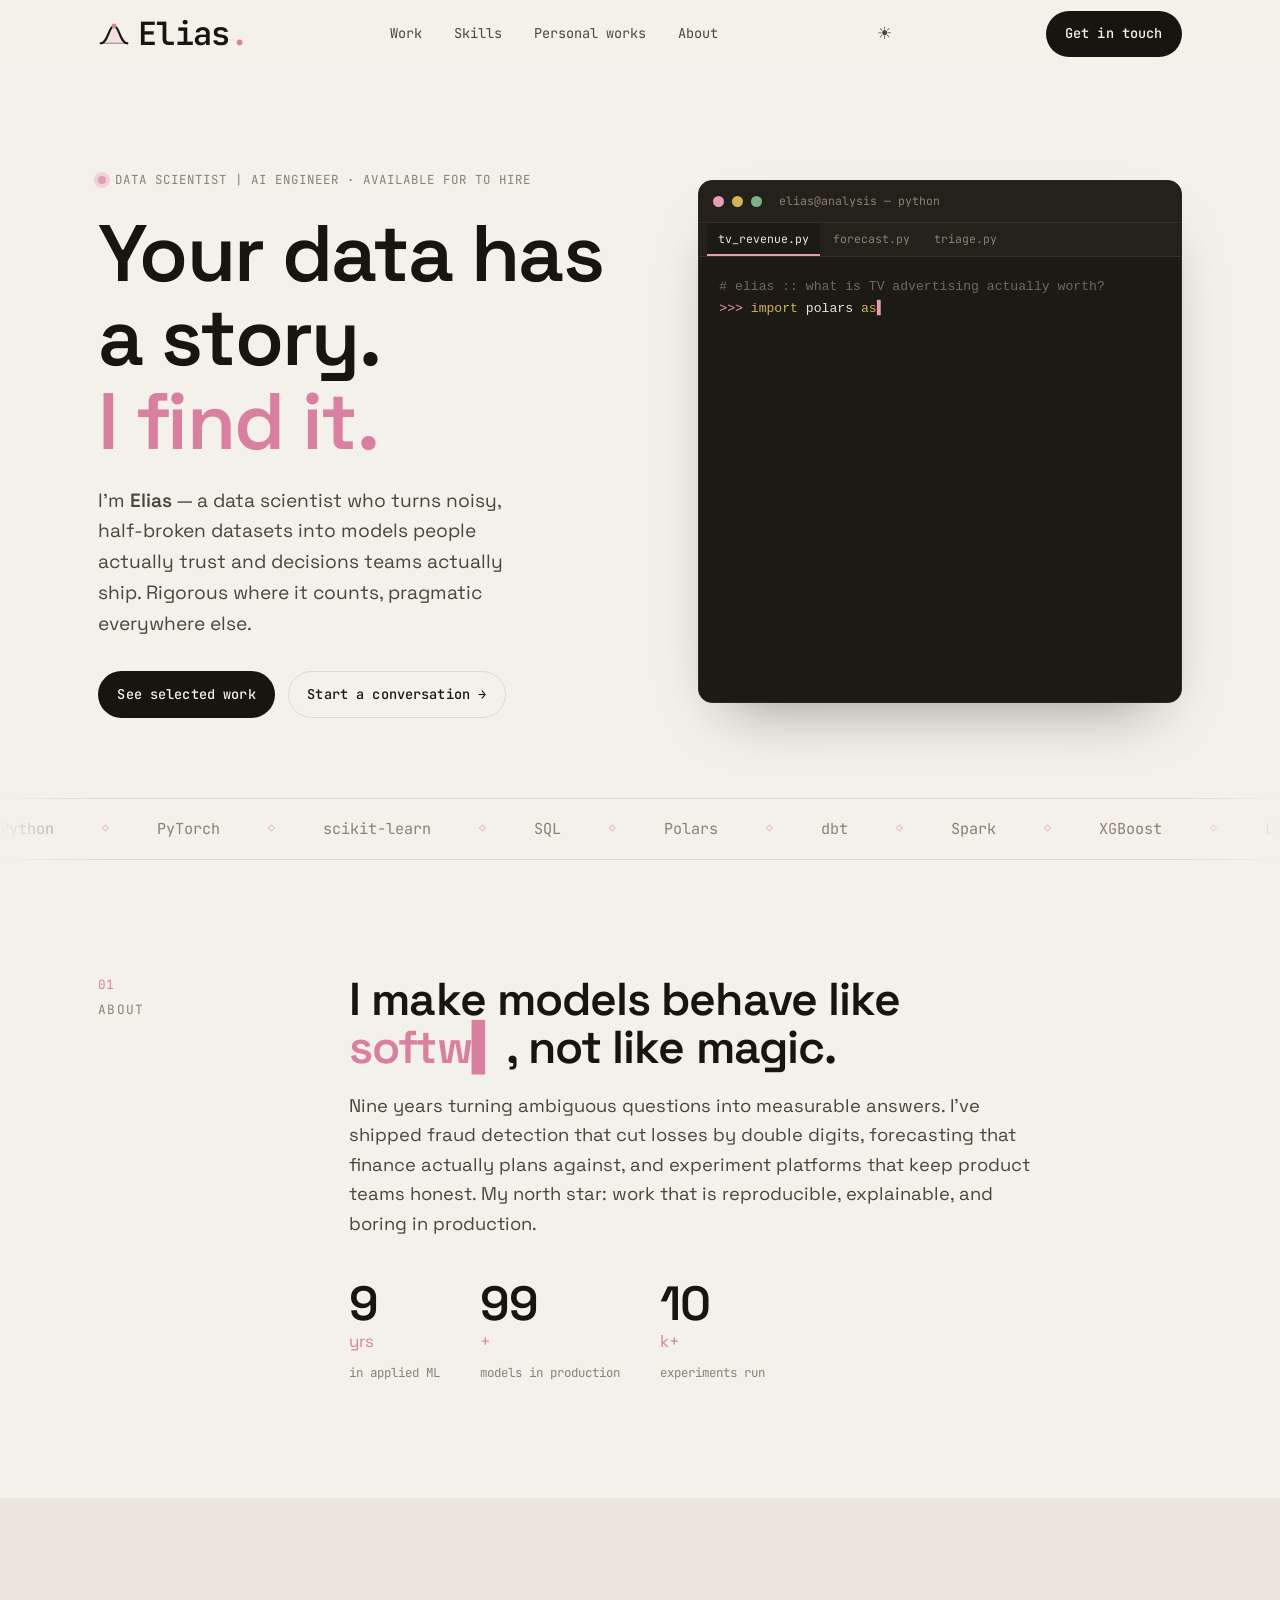
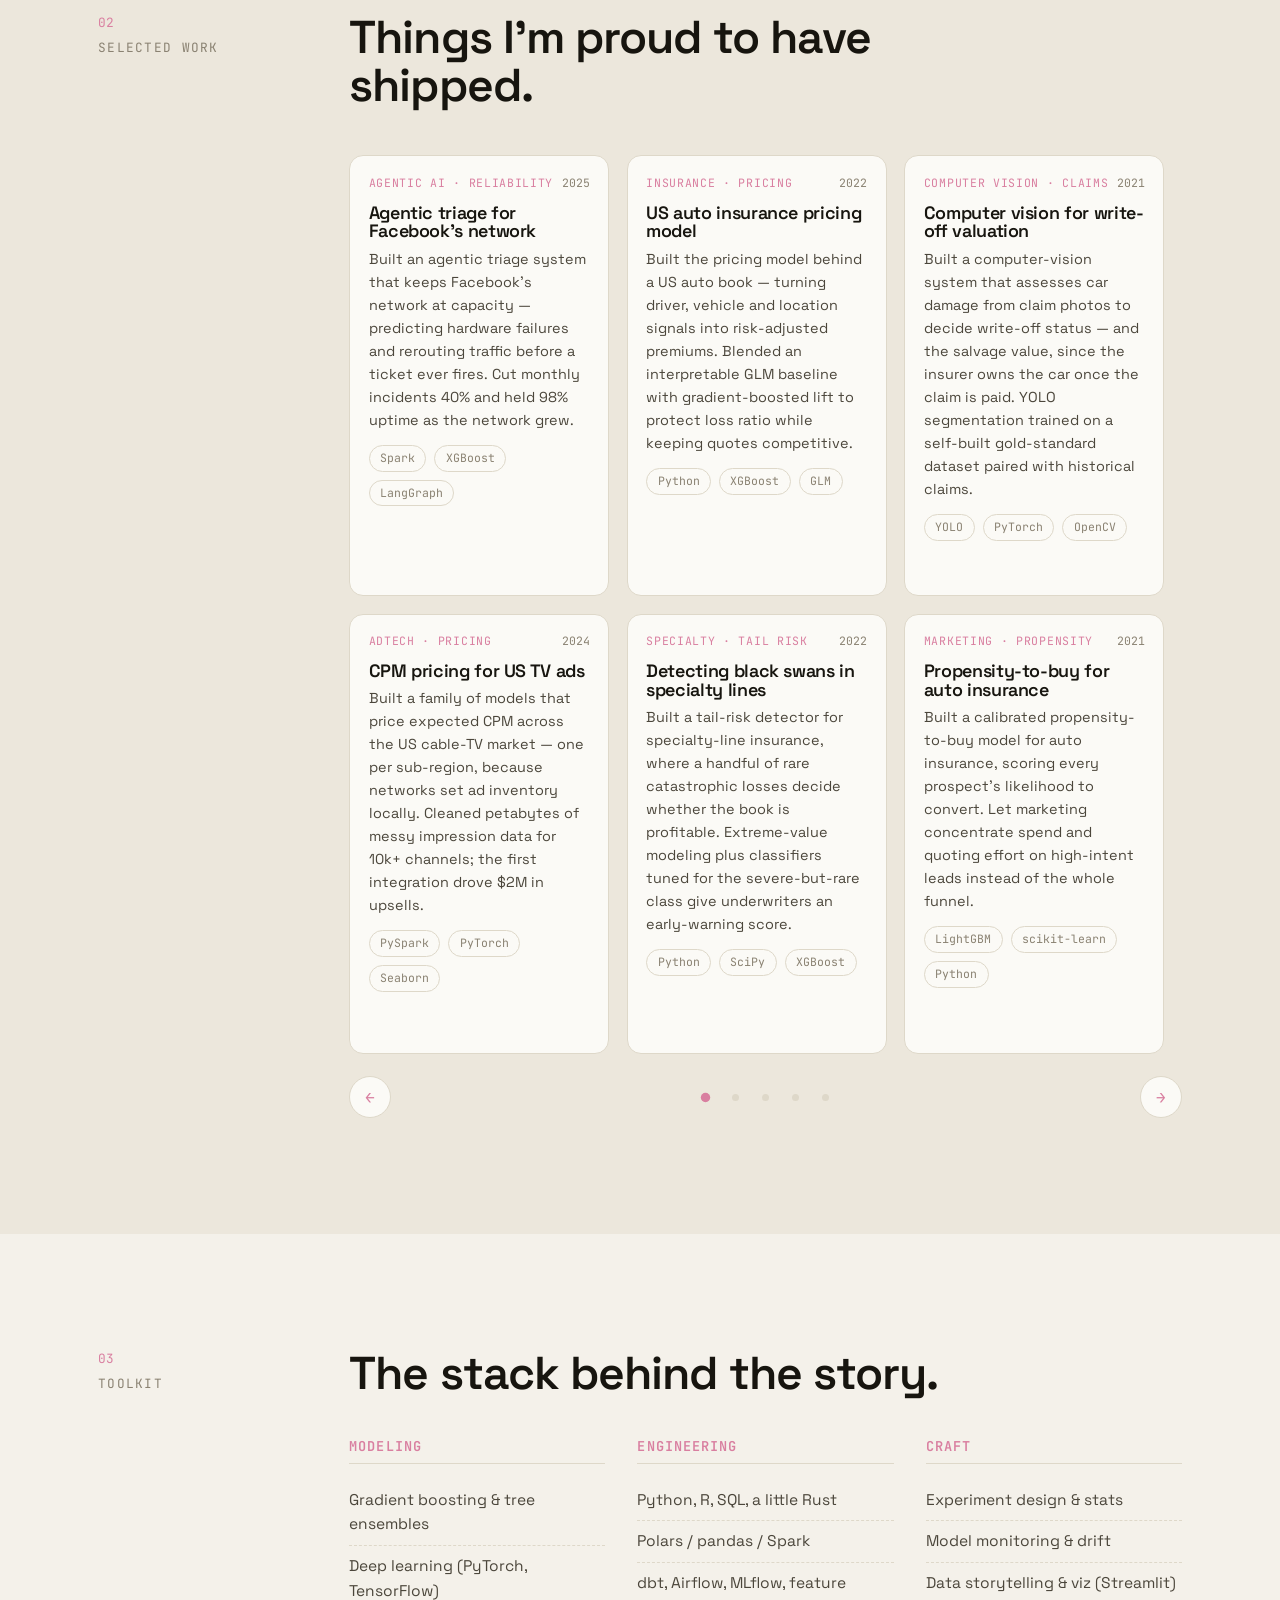
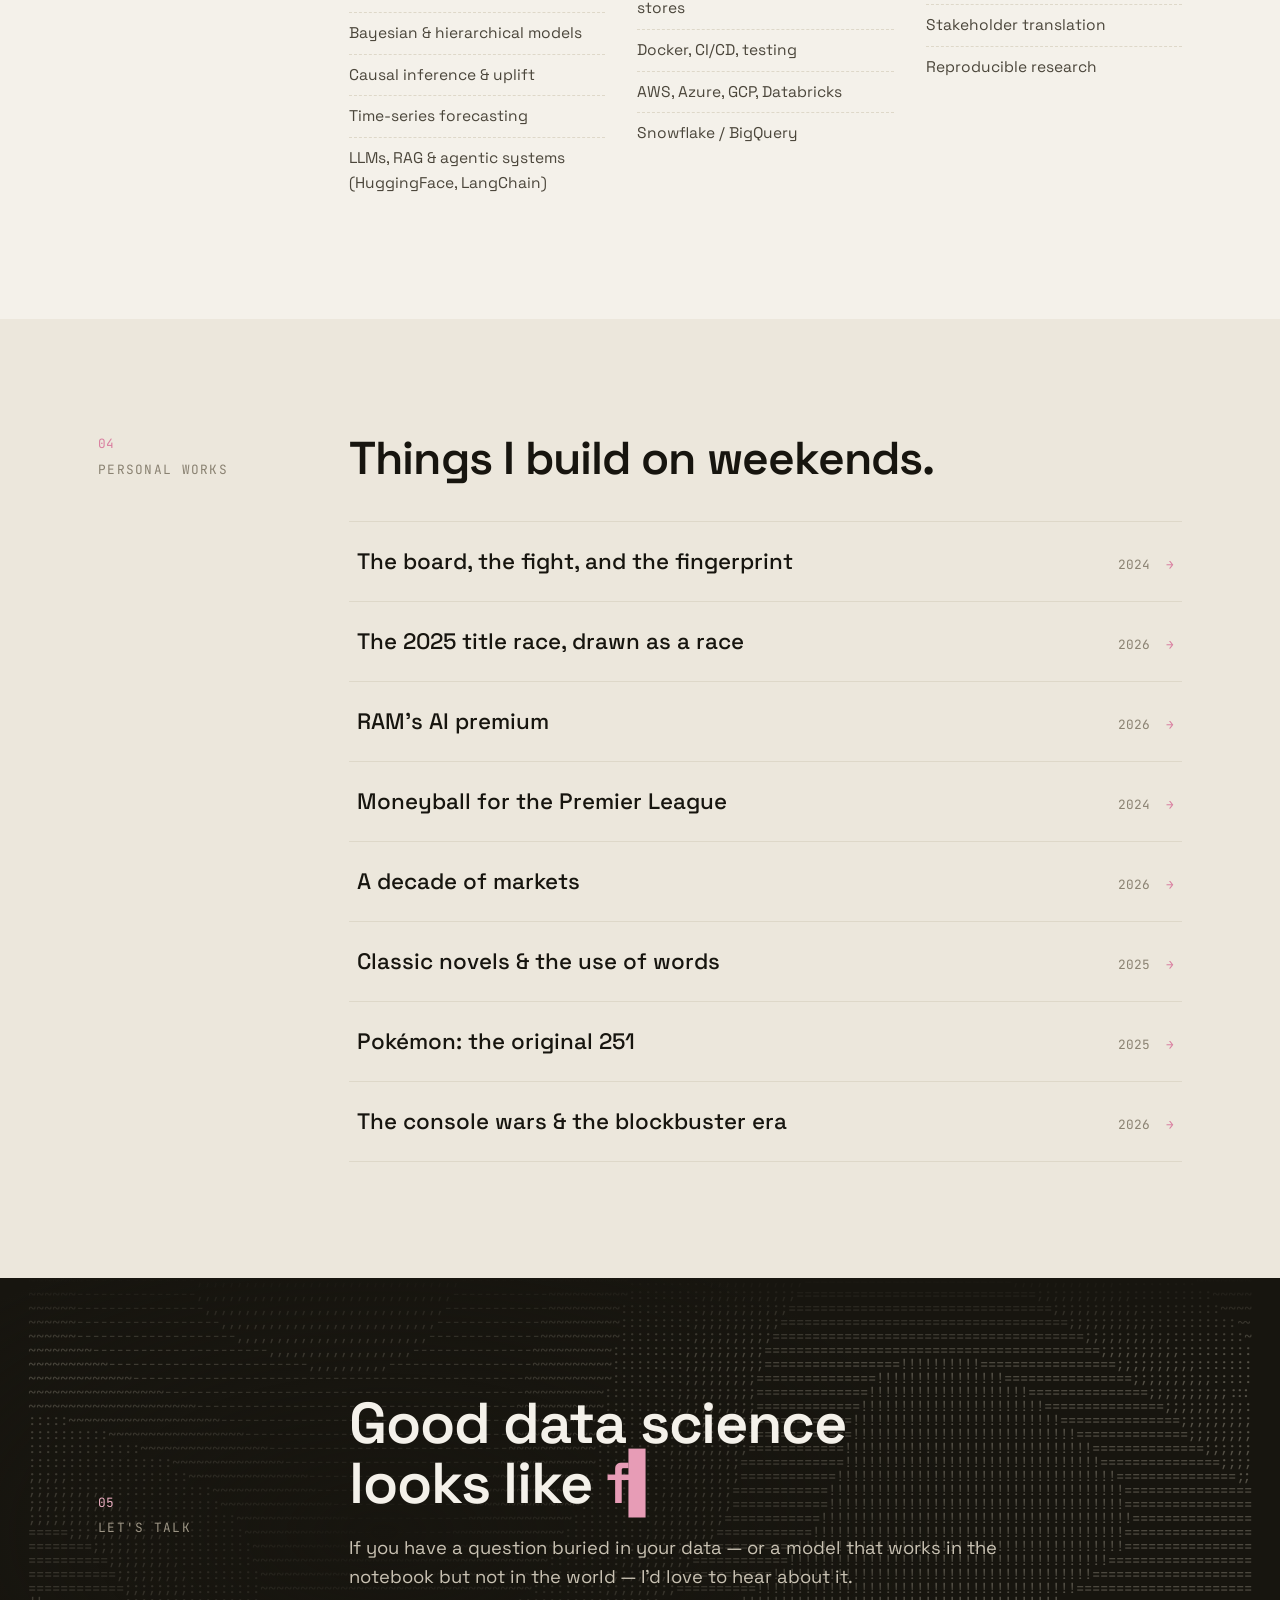
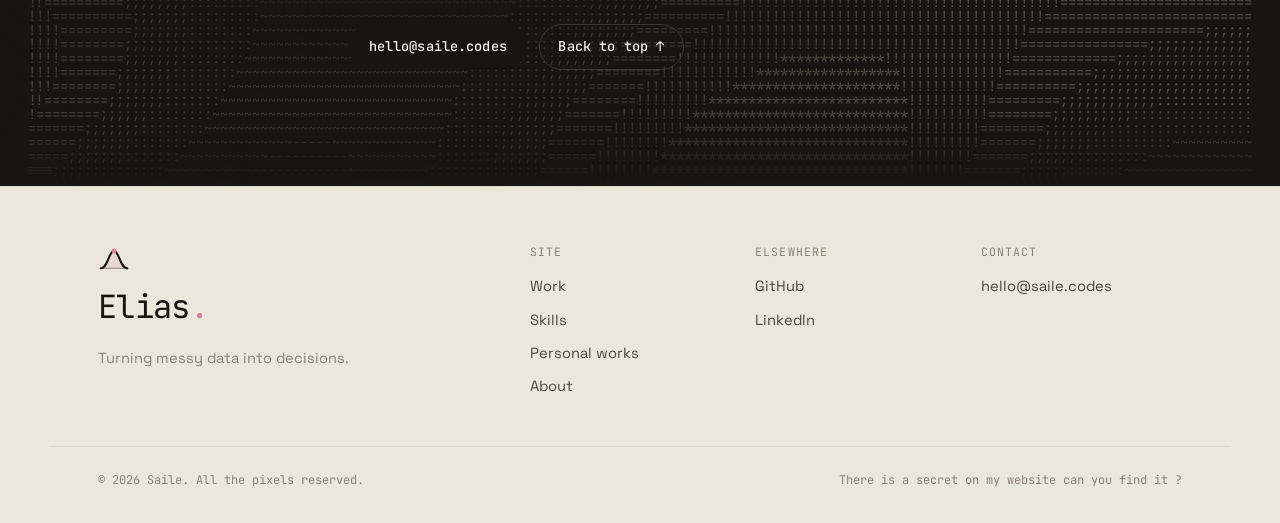
<file: index.html>
<!DOCTYPE html>
<html lang="en">
<head>
  <meta charset="UTF-8" />
  <meta name="viewport" content="width=device-width, initial-scale=1.0" />
  <title>Saile — Data Scientist</title>
  <meta name="description" content="Elias is a data scientist who turns messy data into decisions. Portfolio of machine learning, causal inference, and data storytelling work." />

  <!-- Social preview -->
  <meta property="og:title" content="Elias Kelly — Data Scientist | AI Engineer | Machine Learning Engineer" />
  <meta property="og:description" content="I turn messy data into decisions." />
  <meta property="og:type" content="website" />

  <!-- Fonts: Space Grotesk (display, ~PP Neue Montreal) + JetBrains Mono (~PP Neue Montreal Mono) -->
  <link rel="preconnect" href="https://fonts.googleapis.com" />
  <link rel="preconnect" href="https://fonts.gstatic.com" crossorigin />
  <link href="https://fonts.googleapis.com/css2?family=Space+Grotesk:wght@400;500;600;700&family=JetBrains+Mono:ital,wght@0,400;0,500;0,700;1,400&display=swap" rel="stylesheet" />

  <link rel="stylesheet" href="styles.css" />
  <link rel="stylesheet" href="side-projects/ds-charts.css" />
  <link rel="stylesheet" href="games/text-game.css" />
  <!-- Favicon: the Gaussian bell-curve brand mark. Rendered in isolation (no page
       CSS), so colors are hardcoded; a prefers-color-scheme rule keeps the stroke
       legible on both light and dark browser tab bars. -->
  <link rel="icon" type="image/svg+xml" href="data:image/svg+xml,<svg xmlns='http://www.w3.org/2000/svg' viewBox='0 0 24 24' fill='none'><style>.s{stroke:%2317150F}@media(prefers-color-scheme:dark){.s{stroke:%23F1ECE0}}</style><path d='M2 19C7.5 19 8 6 12 6C16 6 16.5 19 22 19Z' fill='%23E79CB6' fill-opacity='.22'/><path class='s' d='M2 19C7.5 19 8 6 12 6C16 6 16.5 19 22 19' stroke-width='1.8' stroke-linecap='round'/><line class='s' x1='2' y1='19' x2='22' y2='19' stroke-width='1.2' stroke-opacity='.4'/><circle cx='12' cy='6' r='2' fill='%23D97FA0'/></svg>" />
  <!-- Raster fallbacks: mobile Chrome/DuckDuckGo don't use SVG data-URI icons in
       the tab switcher, so they need real PNGs + a manifest (otherwise they draw
       the first letter of the title). Generated from the same bell-curve mark. -->
  <link rel="icon" type="image/png" sizes="32x32" href="/favicon-32.png" />
  <link rel="apple-touch-icon" sizes="180x180" href="/apple-touch-icon.png" />
  <link rel="manifest" href="/site.webmanifest" />
  <meta name="theme-color" content="#F4F1EA" />

  <!-- Theme: apply the saved choice before first paint to avoid a light→dark
       flash for returning dark-mode visitors. Default (no saved value) = light.
       The toggle handler lives in script.js. -->
  <script>
    try { if (localStorage.getItem("theme") === "dark")
      document.documentElement.dataset.theme = "dark"; } catch (e) {}
  </script>

  <!-- Deep-link fixup: a shared link like /f1 hits GitHub Pages' 404, which
       (via 404.html) stashes the slug and reloads the app root. Restore the
       clean path here, pre-paint, so the address bar shows /f1 with no flash.
       The router in script.js reads location.pathname on load and opens the
       matching plane. -->
  <script>
    (function () {
      try {
        var dl = sessionStorage.getItem("deepLink");
        if (dl) { sessionStorage.removeItem("deepLink"); history.replaceState(null, "", "/" + dl); }
      } catch (e) {}
    })();
  </script>

  <!-- Analytics: GoatCounter (privacy-friendly, no cookies) -->
  <script data-goatcounter="https://saile.goatcounter.com/count"
          async src="//gc.zgo.at/count.js"></script>
</head>
<body>
  <div class="stage" id="stage">
  <!-- ============================ NAV ============================ -->
  <header class="nav" id="nav">
    <div class="container nav__inner">
      <a class="nav__brand" href="#top" aria-label="Elias home">
        <span class="nav__logo" aria-hidden="true">
          <svg viewBox="0 0 24 24" fill="none" focusable="false">
            <path d="M2 19 C 7.5 19, 8 6, 12 6 C 16 6, 16.5 19, 22 19 Z" fill="var(--peach)" opacity="0.20"/>
            <path d="M2 19 C 7.5 19, 8 6, 12 6 C 16 6, 16.5 19, 22 19" stroke="currentColor" stroke-width="1.6" stroke-linecap="round"/>
            <line x1="2" y1="19" x2="22" y2="19" stroke="currentColor" stroke-width="1" opacity="0.35"/>
            <circle cx="12" cy="6" r="1.8" fill="var(--peach-deep)"/>
          </svg>
        </span>
        <span class="nav__name">
          <span class="nav__axis" aria-hidden="true"></span>
          <span class="nav__word nav__word--elias">Elias<span class="nav__dot">.</span></span>
          <span class="nav__word nav__word--saile" aria-hidden="true">sailE<span class="nav__dot">.</span></span>
        </span>
      </a>

      <nav class="nav__links" aria-label="Primary">
        <a href="#work">Work</a>
        <a href="#skills">Skills</a>
        <a href="#personal-works">Personal works</a>
        <a href="#about">About</a>
      </nav>

      <button class="theme-toggle" id="themeToggle" type="button" aria-label="Toggle dark mode" aria-pressed="false">
        <span class="theme-toggle__sun" aria-hidden="true">☀</span>
        <span class="theme-toggle__moon" aria-hidden="true">☾</span>
      </button>

      <a class="btn btn--primary nav__cta" href="#contact">Get in touch</a>

      <button class="nav__burger" id="burger" aria-label="Toggle menu" aria-controls="drawer" aria-expanded="false">
        <span></span><span></span><span></span>
      </button>
    </div>
    <!-- Mobile drawer -->
    <div class="nav__drawer" id="drawer" hidden>
      <a href="#work">Work</a>
      <a href="#skills">Skills</a>
      <a href="#personal-works">Personal works</a>
      <a href="#about">About</a>
      <button class="theme-toggle theme-toggle--drawer" id="themeToggleDrawer" type="button" aria-label="Toggle dark mode" aria-pressed="false">
        <span class="theme-toggle__sun" aria-hidden="true">☀</span>
        <span class="theme-toggle__moon" aria-hidden="true">☾</span>
        <span class="theme-toggle__label theme-toggle__label--to-dark">Dark mode</span>
        <span class="theme-toggle__label theme-toggle__label--to-light">Light mode</span>
      </button>
      <a class="btn btn--primary" href="#contact">Get in touch</a>
    </div>
  </header>

  <main id="top">
    <!-- ============================ HERO ============================ -->
    <section class="hero">
      <div class="container hero__grid">
        <div class="hero__copy">
          <p class="eyebrow" data-reveal>
            <span class="eyebrow__tick"></span> Data Scientist | AI Engineer · Available for to hire
          </p>
          <h1 class="hero__title" data-reveal>
            Your data has a story.
            <br />
            <span class="hl" data-type>I find it.</span>
          </h1>
          <p class="hero__lede" data-reveal>
            I'm <strong>Elias</strong> — a data scientist who turns noisy,
            half-broken datasets into models people actually trust and decisions
            teams actually ship. Rigorous where it counts, pragmatic everywhere else.
          </p>
          <div class="hero__actions" data-reveal>
            <a class="btn btn--primary" href="#work">See selected work</a>
            <a class="btn btn--ghost" href="#contact">Start a conversation →</a>
          </div>
        </div>

        <!-- Terminal mockup with typing animation -->
        <div class="terminal" data-reveal aria-hidden="true">
          <div class="terminal__bar">
            <span class="terminal__dot"></span>
            <span class="terminal__dot"></span>
            <span class="terminal__dot"></span>
            <span class="terminal__file">elias@analysis — python</span>
          </div>
          <div class="terminal__tabs">
            <button type="button" class="terminal__tab is-active" data-tab="tv" tabindex="-1">tv_revenue.py</button>
            <button type="button" class="terminal__tab" data-tab="forecast" tabindex="-1">forecast.py</button>
            <button type="button" class="terminal__tab" data-tab="triage" tabindex="-1">triage.py</button>
          </div>
          <pre class="terminal__body"><code id="typed"></code><span id="terminalInput" class="tok-cmd"></span><span class="cursor" id="cursor">▍</span></pre>
          <!-- Off-screen, focusable field that captures typing at the prompt. Tapping
               the terminal focuses it, which summons the mobile soft keyboard; its
               value is mirrored into #terminalInput. Decorative (terminal is
               aria-hidden) and kept out of the tab order. -->
          <input id="terminalKbd" class="terminal__kbd" type="text" tabindex="-1"
                 aria-hidden="true" autocomplete="off" autocapitalize="off"
                 autocorrect="off" spellcheck="false" inputmode="text"
                 enterkeyhint="go" maxlength="40">
        </div>
      </div>

      <!-- ==================== MARQUEE / TOOL STRIP ==================== -->
      <div class="marquee" aria-label="Tools and technologies">
        <div class="marquee__track" id="marqueeTrack">
          <!-- items injected/duplicated by script.js; base set below -->
          <span class="marquee__item">Python</span>
          <span class="marquee__item">PyTorch</span>
          <span class="marquee__item">scikit-learn</span>
          <span class="marquee__item">SQL</span>
          <span class="marquee__item">Polars</span>
          <span class="marquee__item">dbt</span>
          <span class="marquee__item">Spark</span>
          <span class="marquee__item">XGBoost</span>
          <span class="marquee__item">LightGBM</span>
          <span class="marquee__item">GLM</span>
          <span class="marquee__item">River</span>
          <span class="marquee__item">imbalanced-learn</span>
          <span class="marquee__item">NetworkX</span>
          <span class="marquee__item">Bayesian Inference</span>
          <span class="marquee__item">Causal ML</span>
          <span class="marquee__item">Airflow</span>
          <span class="marquee__item">Snowflake</span>
          <span class="marquee__item">TensorFlow</span>
          <span class="marquee__item">HuggingFace</span>
          <span class="marquee__item">LangChain</span>
          <span class="marquee__item">AWS</span>
          <span class="marquee__item">Databricks</span>
          <span class="marquee__item">MLflow</span>
          <span class="marquee__item">RAG Systems</span>
          <span class="marquee__item">Agentic AI</span>
        </div>
      </div>
    </section>

    <!-- ============================ 01 · ABOUT ============================ -->
    <section class="section" id="about">
      <div class="container section__grid">
        <div class="section__label">
          <span class="section__num">01</span>
          <span class="section__kicker">About</span>
        </div>
        <div class="section__content">
          <h2 class="section__title" data-reveal>
            I make models behave like <span class="hl" data-type>software</span>,
            not like magic.
          </h2>
          <p class="section__lede" data-reveal>
            Nine years turning ambiguous questions into measurable answers. I've
            shipped fraud detection that cut losses by double digits, forecasting
            that finance actually plans against, and experiment platforms that keep
            product teams honest. My north star: work that is reproducible,
            explainable, and boring in production.
          </p>
          <div class="stat-row" data-reveal>
            <div class="stat">
              <span class="stat__num" data-count="9">9</span>
              <span class="stat__unit">yrs</span>
              <span class="stat__label">in applied ML</span>
            </div>
            <div class="stat">
              <span class="stat__num" data-count="100">100</span>
              <span class="stat__unit">+</span>
              <span class="stat__label">models in production</span>
            </div>
            <div class="stat">
              <span class="stat__num" data-count="10">10</span>
              <span class="stat__unit">k+</span>
              <span class="stat__label">experiments run</span>
            </div>
          </div>
        </div>
      </div>
    </section>

    <!-- ============================ 02 · WORK ============================ -->
    <section class="section section--alt" id="work">
      <div class="container section__grid">
        <div class="section__label">
          <span class="section__num">02</span>
          <span class="section__kicker">Selected work</span>
        </div>
        <div class="section__content">
          <h2 class="section__title" data-reveal>Things I'm proud to have shipped.</h2>

          <!-- Horizontal carousel: scroll/drag sideways or use the arrow buttons.
               Wrapper reveals as a unit; cards themselves do NOT carry data-reveal
               (off-screen cards would otherwise stay hidden until scrolled in). -->
          <div class="carousel" data-reveal>
            <div class="cards cards--carousel" id="workTrack" tabindex="0"
                 role="region" aria-label="Selected work — scroll or use arrows">
              <article class="card card--link" data-project="triage" role="button" tabindex="0" aria-label="Open project: Agentic triage for Facebook's network">
                <div class="card__top">
                  <span class="card__tag">Agentic AI · Reliability</span>
                  <span class="card__year">2025</span>
                </div>
                <h3 class="card__title">Agentic triage for Facebook's network</h3>
                <p class="card__body">
                  Built an agentic triage system that keeps Facebook's network at
                  capacity — predicting hardware failures and rerouting traffic
                  before a ticket ever fires. Cut monthly incidents 40% and held
                  98% uptime as the network grew.
                </p>
                <ul class="card__meta">
                  <li>Spark</li><li>XGBoost</li><li>LangGraph</li>
                </ul>
                <span class="card__open" aria-hidden="true">View project →</span>
              </article>

              <article class="card card--link" data-project="cpm" role="button" tabindex="0" aria-label="Open project: CPM pricing for US TV ads">
                <div class="card__top">
                  <span class="card__tag">AdTech · Pricing</span>
                  <span class="card__year">2024</span>
                </div>
                <h3 class="card__title">CPM pricing for US TV ads</h3>
                <p class="card__body">
                  Built a family of models that price expected CPM across the US
                  cable-TV market — one per sub-region, because networks set ad
                  inventory locally. Cleaned petabytes of messy impression data for
                  10k+ channels; the first integration drove $2M in upsells.
                </p>
                <ul class="card__meta">
                  <li>PySpark</li><li>PyTorch</li><li>Seaborn</li>
                </ul>
                <span class="card__open" aria-hidden="true">View project →</span>
              </article>

              <article class="card card--link" data-project="auto-pricing" role="button" tabindex="0" aria-label="Open project: US auto insurance pricing model">
                <div class="card__top">
                  <span class="card__tag">Insurance · Pricing</span>
                  <span class="card__year">2022</span>
                </div>
                <h3 class="card__title">US auto insurance pricing model</h3>
                <p class="card__body">
                  Built the pricing model behind a US auto book — turning driver,
                  vehicle and location signals into risk-adjusted premiums. Blended an
                  interpretable GLM baseline with gradient-boosted lift to protect loss
                  ratio while keeping quotes competitive.
                </p>
                <ul class="card__meta">
                  <li>Python</li><li>XGBoost</li><li>GLM</li>
                </ul>
                <span class="card__open" aria-hidden="true">View project →</span>
              </article>

              <article class="card card--link" data-project="black-swan" role="button" tabindex="0" aria-label="Open project: Detecting black swans in specialty lines">
                <div class="card__top">
                  <span class="card__tag">Specialty · Tail Risk</span>
                  <span class="card__year">2022</span>
                </div>
                <h3 class="card__title">Detecting black swans in specialty lines</h3>
                <p class="card__body">
                  Built a tail-risk detector for specialty-line insurance, where a
                  handful of rare catastrophic losses decide whether the book is
                  profitable. Extreme-value modeling plus classifiers tuned for the
                  severe-but-rare class give underwriters an early-warning score.
                </p>
                <ul class="card__meta">
                  <li>Python</li><li>SciPy</li><li>XGBoost</li>
                </ul>
                <span class="card__open" aria-hidden="true">View project →</span>
              </article>

              <article class="card card--link" data-project="car-damage" role="button" tabindex="0" aria-label="Open project: Computer vision for write-off valuation">
                <div class="card__top">
                  <span class="card__tag">Computer Vision · Claims</span>
                  <span class="card__year">2021</span>
                </div>
                <h3 class="card__title">Computer vision for write-off valuation</h3>
                <p class="card__body">
                  Built a computer-vision system that assesses car damage from claim
                  photos to decide write-off status — and the salvage value, since the
                  insurer owns the car once the claim is paid. YOLO segmentation trained
                  on a self-built gold-standard dataset paired with historical claims.
                </p>
                <ul class="card__meta">
                  <li>YOLO</li><li>PyTorch</li><li>OpenCV</li>
                </ul>
                <span class="card__open" aria-hidden="true">View project →</span>
              </article>

              <article class="card card--link" data-project="propensity" role="button" tabindex="0" aria-label="Open project: Propensity-to-buy for auto insurance">
                <div class="card__top">
                  <span class="card__tag">Marketing · Propensity</span>
                  <span class="card__year">2021</span>
                </div>
                <h3 class="card__title">Propensity-to-buy for auto insurance</h3>
                <p class="card__body">
                  Built a calibrated propensity-to-buy model for auto insurance, scoring
                  every prospect's likelihood to convert. Let marketing concentrate spend
                  and quoting effort on high-intent leads instead of the whole funnel.
                </p>
                <ul class="card__meta">
                  <li>LightGBM</li><li>scikit-learn</li><li>Python</li>
                </ul>
                <span class="card__open" aria-hidden="true">View project →</span>
              </article>

              <article class="card card--link" data-project="minim" role="button" tabindex="0" aria-label="Open project: Music recommendations for indie discovery">
                <div class="card__top">
                  <span class="card__tag">RecSys · Music Streaming</span>
                  <span class="card__year">2020</span>
                </div>
                <h3 class="card__title">Music recommendations for indie discovery</h3>
                <p class="card__body">
                  Built the recommendation engine for Minim, a streaming platform for
                  the smaller artists Spotify couldn't monetize well. Lightweight,
                  user-data-weighted models with online learning cross-pollinated
                  fanbases to drive discovery and keep listeners engaged.
                </p>
                <ul class="card__meta">
                  <li>Python</li><li>scikit-learn</li><li>River</li>
                </ul>
                <span class="card__open" aria-hidden="true">View project →</span>
              </article>

              <article class="card card--link" data-project="health-propensity" role="button" tabindex="0" aria-label="Open project: Propensity-to-buy for health insurance">
                <div class="card__top">
                  <span class="card__tag">Health · Propensity</span>
                  <span class="card__year">2019</span>
                </div>
                <h3 class="card__title">Propensity-to-buy for health insurance</h3>
                <p class="card__body">
                  Built a calibrated propensity-to-buy model for health insurance using
                  2019's state-of-the-art methods, ranking prospects by likelihood to
                  enroll. Made a costly, heavily regulated acquisition channel measurably
                  more efficient.
                </p>
                <ul class="card__meta">
                  <li>Python</li><li>XGBoost</li><li>scikit-learn</li>
                </ul>
                <span class="card__open" aria-hidden="true">View project →</span>
              </article>

              <article class="card card--link" data-project="rare-disease" role="button" tabindex="0" aria-label="Open project: Detecting rare disease in health data">
                <div class="card__top">
                  <span class="card__tag">Healthcare · Rare Disease</span>
                  <span class="card__year">2019</span>
                </div>
                <h3 class="card__title">Detecting rare disease in health data</h3>
                <p class="card__body">
                  Built a rare-disease screening model over health data, where positives
                  are a needle in a haystack of hundreds of thousands of members.
                  Imbalance-aware methods surface a ranked shortlist of at-risk patients
                  for clinical follow-up.
                </p>
                <ul class="card__meta">
                  <li>Python</li><li>XGBoost</li><li>imbalanced-learn</li>
                </ul>
                <span class="card__open" aria-hidden="true">View project →</span>
              </article>

              <article class="card card--link" data-project="health-fraud" role="button" tabindex="0" aria-label="Open project: Fraud detection for health claims">
                <div class="card__top">
                  <span class="card__tag">Healthcare · Fraud</span>
                  <span class="card__year">2019</span>
                </div>
                <h3 class="card__title">Fraud detection for health claims</h3>
                <p class="card__body">
                  Built a health-claims fraud detection system combining supervised
                  scoring with provider-network analysis. Gives investigators a
                  prioritized queue of the claims and collusion clusters most worth
                  their time.
                </p>
                <ul class="card__meta">
                  <li>Python</li><li>XGBoost</li><li>NetworkX</li>
                </ul>
                <span class="card__open" aria-hidden="true">View project →</span>
              </article>
            </div>

            <div class="carousel__ctrl">
              <button class="carousel__arrow" id="workPrev" type="button" aria-label="Previous projects">←</button>
              <div class="carousel__dots" id="workDots" aria-hidden="true"></div>
              <button class="carousel__arrow" id="workNext" type="button" aria-label="More projects">→</button>
            </div>
          </div>
        </div>
      </div>
    </section>

    <!-- ============================ 03 · SKILLS ============================ -->
    <section class="section" id="skills">
      <div class="container section__grid">
        <div class="section__label">
          <span class="section__num">03</span>
          <span class="section__kicker">Toolkit</span>
        </div>
        <div class="section__content">
          <h2 class="section__title" data-reveal>The stack behind the story.</h2>
          <div class="skills">
            <div class="skills__group" data-reveal>
              <h3 class="skills__head">Modeling</h3>
              <ul class="skills__list">
                <li>Gradient boosting &amp; tree ensembles</li>
                <li>Deep learning (PyTorch, TensorFlow)</li>
                <li>Bayesian &amp; hierarchical models</li>
                <li>Causal inference &amp; uplift</li>
                <li>Time-series forecasting</li>
                <li>LLMs, RAG &amp; agentic systems (HuggingFace, LangChain)</li>
              </ul>
            </div>
            <div class="skills__group" data-reveal>
              <h3 class="skills__head">Engineering</h3>
              <ul class="skills__list">
                <li>Python, R, SQL, a little Rust</li>
                <li>Polars / pandas / Spark</li>
                <li>dbt, Airflow, MLflow, feature stores</li>
                <li>Docker, CI/CD, testing</li>
                <li>AWS, Azure, GCP, Databricks</li>
                <li>Snowflake / BigQuery</li>
              </ul>
            </div>
            <div class="skills__group" data-reveal>
              <h3 class="skills__head">Craft</h3>
              <ul class="skills__list">
                <li>Experiment design &amp; stats</li>
                <li>Model monitoring &amp; drift</li>
                <li>Data storytelling &amp; viz (Streamlit)</li>
                <li>Stakeholder translation</li>
                <li>Reproducible research</li>
              </ul>
            </div>
          </div>
        </div>
      </div>
    </section>

    <!-- ======================= 04 · PERSONAL WORKS =========================
         List entries are triggers: each opens a mirrored plane (see #planes,
         the .plane--mirror articles). data-project maps to plane-<project>. -->
    <section class="section section--alt" id="personal-works">
      <div class="container section__grid">
        <div class="section__label">
          <span class="section__num">04</span>
          <span class="section__kicker">Personal works</span>
        </div>
        <div class="section__content">
          <h2 class="section__title" data-reveal>Things I build on weekends.</h2>
          <ul class="posts">
            <li class="post" data-reveal>
              <a href="/chess" class="post__link post__link--plane" data-project="pw-chess" aria-label="Open project: The board, the fight, and the fingerprint">
                <span class="post__title">The board, the fight, and the fingerprint</span>
                <span class="post__meta"><span class="post__date">2024</span><span class="post__arrow">→</span></span>
              </a>
            </li>
            <li class="post" data-reveal>
              <a href="/f1" class="post__link post__link--plane" data-project="pw-f1" aria-label="Open project: The 2025 title race, drawn as a race">
                <span class="post__title">The 2025 title race, drawn as a race</span>
                <span class="post__meta"><span class="post__date">2026</span><span class="post__arrow">→</span></span>
              </a>
            </li>
            <li class="post" data-reveal>
              <a href="/ram" class="post__link post__link--plane" data-project="pw-ram" aria-label="Open project: RAM's AI premium">
                <span class="post__title">RAM's AI premium</span>
                <span class="post__meta"><span class="post__date">2026</span><span class="post__arrow">→</span></span>
              </a>
            </li>
            <li class="post" data-reveal>
              <a href="/moneyball" class="post__link post__link--plane" data-project="pw-moneyball" aria-label="Open project: Moneyball for the Premier League">
                <span class="post__title">Moneyball for the Premier League</span>
                <span class="post__meta"><span class="post__date">2024</span><span class="post__arrow">→</span></span>
              </a>
            </li>
            <li class="post" data-reveal>
              <a href="/markets" class="post__link post__link--plane" data-project="pw-markets" aria-label="Open project: A decade of markets">
                <span class="post__title">A decade of markets</span>
                <span class="post__meta"><span class="post__date">2026</span><span class="post__arrow">→</span></span>
              </a>
            </li>
            <li class="post" data-reveal>
              <a href="/books" class="post__link post__link--plane" data-project="pw-books" aria-label="Open project: Classic novels and the use of words">
                <span class="post__title">Classic novels &amp; the use of words</span>
                <span class="post__meta"><span class="post__date">2025</span><span class="post__arrow">→</span></span>
              </a>
            </li>
            <li class="post" data-reveal>
              <a href="/pokedex" class="post__link post__link--plane" data-project="pw-pokedex" aria-label="Open project: Pokémon, the original 251">
                <span class="post__title">Pokémon: the original 251</span>
                <span class="post__meta"><span class="post__date">2025</span><span class="post__arrow">→</span></span>
              </a>
            </li>
            <li class="post" data-reveal>
              <a href="/consoles" class="post__link post__link--plane" data-project="pw-consoles" aria-label="Open project: The console wars and the blockbuster era">
                <span class="post__title">The console wars &amp; the blockbuster era</span>
                <span class="post__meta"><span class="post__date">2026</span><span class="post__arrow">→</span></span>
              </a>
            </li>
          </ul>
        </div>
      </div>
    </section>

    <!-- ============================ 05 · PHILOSOPHY / CTA ============================ -->
    <section class="section closer" id="contact">
      <div class="closer__bg" aria-hidden="true">
        <pre class="closer__ascii" data-anim-bg></pre>
      </div>
      <div class="container section__grid">
        <div class="section__label">
          <span class="section__num">05</span>
          <span class="section__kicker">Let's talk</span>
        </div>
        <div class="section__content">
          <h2 class="closer__title" data-reveal>
            Good data science looks like
            <span class="hl" data-type>fewer surprises.</span>
          </h2>
          <p class="section__lede" data-reveal>
            If you have a question buried in your data — or a model that works in
            the notebook but not in the world — I'd love to hear about it.
          </p>
          <div class="hero__actions" data-reveal>
            <a class="btn btn--primary" href="mailto:hello@saile.codes">hello@saile.codes</a>
            <a class="btn btn--ghost" href="#top">Back to top ↑</a>
          </div>
        </div>
      </div>
    </section>
  </main>

  <!-- ============================ FOOTER ============================ -->
  <footer class="footer">
    <div class="container footer__inner">
      <div class="footer__brand">
        <span class="nav__logo" aria-hidden="true">
          <svg viewBox="0 0 24 24" fill="none" focusable="false">
            <path d="M2 19 C 7.5 19, 8 6, 12 6 C 16 6, 16.5 19, 22 19 Z" fill="var(--peach)" opacity="0.20"/>
            <path d="M2 19 C 7.5 19, 8 6, 12 6 C 16 6, 16.5 19, 22 19" stroke="currentColor" stroke-width="1.6" stroke-linecap="round"/>
            <line x1="2" y1="19" x2="22" y2="19" stroke="currentColor" stroke-width="1" opacity="0.35"/>
            <circle cx="12" cy="6" r="1.8" fill="var(--peach-deep)"/>
          </svg>
        </span>
        <span class="nav__name">
          <span class="nav__axis" aria-hidden="true"></span>
          <span class="nav__word nav__word--elias">Elias<span class="nav__dot">.</span></span>
          <span class="nav__word nav__word--saile" aria-hidden="true">sailE<span class="nav__dot">.</span></span>
        </span>
        <p class="footer__tag">Turning messy data into decisions.</p>
      </div>
      <nav class="footer__cols" aria-label="Footer">
        <div class="footer__col">
          <span class="footer__head">Site</span>
          <a href="#work">Work</a>
          <a href="#skills">Skills</a>
          <a href="#personal-works">Personal works</a>
          <a href="#about">About</a>
        </div>
        <div class="footer__col">
          <span class="footer__head">Elsewhere</span>
          <a href="https://github.com/NotEliasCMD">GitHub</a>
          <a href="https://www.linkedin.com/in/elias-oisin-kelly-902621134/">LinkedIn</a>
        </div>
        <div class="footer__col">
          <span class="footer__head">Contact</span>
          <a href="mailto:hello@saile.codes">hello@saile.codes</a>
        </div>
      </nav>
    </div>
    <div class="container footer__base">
      <span>© <span id="year">2026</span> Saile. All the pixels reserved.</span>
      <span class="footer__note">There is a secret on my website can you find it ?</span>
    </div>
  </footer>
  </div><!-- /.stage -->

  <!-- ============================ PROJECT PLANES ============================ -->
  <!-- Each card in #work opens one of these. Slides in from the right; graphic
       column is sticky, text blocks reveal on scroll. Each ASCII graphic is a
       registered anim (data-anim); see the <script src="anim/*.js"> block. -->
  <div class="planes" id="planes">

    <!-- Agentic network triage (Facebook) -->
    <article class="plane" id="plane-triage" data-anim="topology" aria-hidden="true" aria-labelledby="plane-triage-title" hidden>
      <div class="plane__bar">
        <div class="container plane__bar-inner">
          <button class="plane__back btn btn--ghost" type="button">← Back to work</button>
          <div class="plane__bar-nav">
            <button class="plane__nav-btn btn btn--ghost" type="button" data-dir="prev" aria-label="Previous project">← Prev</button>
            <button class="plane__nav-btn btn btn--ghost" type="button" data-dir="next" aria-label="Next project">Next →</button>
            <span class="plane__crumb">Selected work · 2025</span>
            <button class="theme-toggle" type="button" aria-label="Toggle dark mode" aria-pressed="false"><span class="theme-toggle__sun" aria-hidden="true">☀</span><span class="theme-toggle__moon" aria-hidden="true">☾</span></button>
          </div>
        </div>
      </div>
      <div class="container plane__grid">
        <div class="plane__media">
          <div class="ascii-panel">
            <pre class="ascii-screen" data-anim-target aria-hidden="true"></pre>
          </div>
        </div>
        <div class="plane__content">
          <div class="plane__head">
            <p class="plane__tag">Agentic AI · Reliability</p>
            <h1 class="plane__title" id="plane-triage-title"><span class="hl" data-plane-type>Agentic triage for Facebook's network</span></h1>
            <ul class="card__meta plane__meta">
              <li>Spark</li><li>XGBoost</li><li>LangGraph</li>
            </ul>
          </div>
          <div class="plane__block" data-plane-reveal>
            <h2>The problem</h2>
            <p>Facebook's network runs on live hardware emitting petabytes of telemetry a day, and when a link or box quietly degrades, latency spikes and services drop. Handling it ticket by ticket couldn't keep pace with growth — engineers drowned in false positives while the failures that mattered slipped through.</p>
          </div>
          <div class="plane__block" data-plane-reveal>
            <h2>Approach</h2>
            <p>I started with petabyte-scale exploratory analysis of years of tickets and failure logs to find where the system actually bottlenecked. From there I trained tree-based models to predict machine health and triage incoming tickets, then wrapped them in agentic workflows that choose and carry out a fix — every action gated by real-engineer validation.</p>
          </div>
          <div class="plane__block" data-plane-reveal>
            <h2>What I built</h2>
            <p>An end-to-end triage loop — predict, decide, act, verify — that resolves issues before they surface as outages.</p>
            <ul class="plane__list">
              <li>Petabyte-scale EDA pipeline surfacing real failure modes</li>
              <li>Tree-based models scoring machine health and triaging tickets</li>
              <li>Human-validated agentic workflows that reroute and self-mitigate</li>
            </ul>
          </div>
          <div class="plane__block" data-plane-reveal>
            <h2>Outcome</h2>
            <p>Monthly ticket volume dropped 40% as the system auto-resolved false positives and self-healed before impact, and the network held 98% uptime while it kept growing. Engineers were freed from repetitive triage to focus on the failures that genuinely needed them.</p>
          </div>
        </div>
      </div>
    </article>

    <!-- US TV advertising CPM pricing -->
    <article class="plane" id="plane-cpm" data-anim="crttv" aria-hidden="true" aria-labelledby="plane-cpm-title" hidden>
      <div class="plane__bar">
        <div class="container plane__bar-inner">
          <button class="plane__back btn btn--ghost" type="button">← Back to work</button>
          <div class="plane__bar-nav">
            <button class="plane__nav-btn btn btn--ghost" type="button" data-dir="prev" aria-label="Previous project">← Prev</button>
            <button class="plane__nav-btn btn btn--ghost" type="button" data-dir="next" aria-label="Next project">Next →</button>
            <span class="plane__crumb">Selected work · 2024</span>
            <button class="theme-toggle" type="button" aria-label="Toggle dark mode" aria-pressed="false"><span class="theme-toggle__sun" aria-hidden="true">☀</span><span class="theme-toggle__moon" aria-hidden="true">☾</span></button>
          </div>
        </div>
      </div>
      <div class="container plane__grid">
        <div class="plane__media">
          <div class="ascii-panel">
            <pre class="ascii-screen" data-anim-target aria-hidden="true"></pre>
          </div>
        </div>
        <div class="plane__content">
          <div class="plane__head">
            <p class="plane__tag">AdTech · Pricing</p>
            <h1 class="plane__title" id="plane-cpm-title"><span class="hl" data-plane-type>CPM pricing for US TV ads</span></h1>
            <ul class="card__meta plane__meta">
              <li>PySpark</li><li>PyTorch</li><li>Seaborn</li>
            </ul>
          </div>
          <div class="plane__block" data-plane-reveal>
            <h2>The problem</h2>
            <p>A single CPM model can't price US TV advertising: every state splits into sub-regions, and networks set their own inventory and audiences in each. Pricing them uniformly left real money on the table at upsell time and produced rate cards nobody trusted.</p>
          </div>
          <div class="plane__block" data-plane-reveal>
            <h2>Approach</h2>
            <p>I pulled petabytes of user-interaction and impression data spanning 10k+ channels on the US cable network, then built a cleaning and validation layer over dozens of dirty, unstructured feeds. On top of that I trained region-specific, state-of-the-art models for CPM prediction, backtested against historical spend.</p>
          </div>
          <div class="plane__block" data-plane-reveal>
            <h2>What I built</h2>
            <p>A per-region CPM pricing system — ingest, clean, validate, predict — that plugs directly into the ad-sales platform.</p>
            <ul class="plane__list">
              <li>Ingestion cleaning tens of dirty impression feeds</li>
              <li>Region-specific CPM models across 10k+ channels</li>
              <li>Historical backtesting that validates every estimate</li>
            </ul>
          </div>
          <div class="plane__block" data-plane-reveal>
            <h2>Outcome</h2>
            <p>The first integration delivered $2M immediately through smarter upsell pricing. Sales teams finally had per-region CPM estimates they could quote with confidence, instead of one blunt national number that fit no market well.</p>
          </div>
        </div>
      </div>
    </article>

    <!-- Auto insurance pricing (Liberty) -->
    <article class="plane" id="plane-auto-pricing" data-anim="actuarial" aria-hidden="true" aria-labelledby="plane-auto-pricing-title" hidden>
      <div class="plane__bar">
        <div class="container plane__bar-inner">
          <button class="plane__back btn btn--ghost" type="button">← Back to work</button>
          <div class="plane__bar-nav">
            <button class="plane__nav-btn btn btn--ghost" type="button" data-dir="prev" aria-label="Previous project">← Prev</button>
            <button class="plane__nav-btn btn btn--ghost" type="button" data-dir="next" aria-label="Next project">Next →</button>
            <span class="plane__crumb">Selected work · 2022</span>
            <button class="theme-toggle" type="button" aria-label="Toggle dark mode" aria-pressed="false"><span class="theme-toggle__sun" aria-hidden="true">☀</span><span class="theme-toggle__moon" aria-hidden="true">☾</span></button>
          </div>
        </div>
      </div>
      <div class="container plane__grid">
        <div class="plane__media">
          <div class="ascii-panel">
            <pre class="ascii-screen" data-anim-target aria-hidden="true"></pre>
          </div>
        </div>
        <div class="plane__content">
          <div class="plane__head">
            <p class="plane__tag">Insurance · Pricing</p>
            <h1 class="plane__title" id="plane-auto-pricing-title"><span class="hl" data-plane-type>US auto insurance pricing model</span></h1>
            <ul class="card__meta plane__meta">
              <li>Python</li><li>XGBoost</li><li>GLM</li>
            </ul>
          </div>
          <div class="plane__block" data-plane-reveal>
            <h2>The problem</h2>
            <p>Pricing US auto insurance means setting a premium that covers expected losses without pricing yourself out of a fiercely competitive market. Rate the risk too high and you lose the customer; too low and the book bleeds on claims.</p>
          </div>
          <div class="plane__block" data-plane-reveal>
            <h2>Approach</h2>
            <p>I engineered features from driver history, vehicle characteristics and geography, then modeled expected claim frequency and severity. I blended a transparent GLM baseline the actuaries could reason about with gradient-boosted models that captured the non-linear interactions, calibrated against years of historical loss experience.</p>
          </div>
          <div class="plane__block" data-plane-reveal>
            <h2>What I built</h2>
            <p>A production pricing model that scores expected loss cost per policy and feeds the rating engine.</p>
            <ul class="plane__list">
              <li>Frequency and severity models on historical losses</li>
              <li>GLM baseline paired with gradient-boosted lift</li>
              <li>Calibration keeping premiums competitive and adequate</li>
            </ul>
          </div>
          <div class="plane__block" data-plane-reveal>
            <h2>Outcome</h2>
            <p>Pricing moved from flat rating tables to per-policy risk cost, tightening premiums to actual risk so the book could grow without underpricing it. Actuaries kept an interpretable baseline they could defend to regulators, with the ML layer adding accuracy where it mattered.</p>
          </div>
        </div>
      </div>
    </article>

    <!-- Specialty-line black-swan detection (Liberty) -->
    <article class="plane" id="plane-black-swan" data-anim="swanflight" aria-hidden="true" aria-labelledby="plane-black-swan-title" hidden>
      <div class="plane__bar">
        <div class="container plane__bar-inner">
          <button class="plane__back btn btn--ghost" type="button">← Back to work</button>
          <div class="plane__bar-nav">
            <button class="plane__nav-btn btn btn--ghost" type="button" data-dir="prev" aria-label="Previous project">← Prev</button>
            <button class="plane__nav-btn btn btn--ghost" type="button" data-dir="next" aria-label="Next project">Next →</button>
            <span class="plane__crumb">Selected work · 2022</span>
            <button class="theme-toggle" type="button" aria-label="Toggle dark mode" aria-pressed="false"><span class="theme-toggle__sun" aria-hidden="true">☀</span><span class="theme-toggle__moon" aria-hidden="true">☾</span></button>
          </div>
        </div>
      </div>
      <div class="container plane__grid">
        <div class="plane__media">
          <div class="ascii-panel">
            <pre class="ascii-screen" data-anim-target aria-hidden="true"></pre>
          </div>
        </div>
        <div class="plane__content">
          <div class="plane__head">
            <p class="plane__tag">Specialty · Tail Risk</p>
            <h1 class="plane__title" id="plane-black-swan-title"><span class="hl" data-plane-type>Detecting black swans in specialty lines</span></h1>
            <ul class="card__meta plane__meta">
              <li>Python</li><li>SciPy</li><li>XGBoost</li>
            </ul>
          </div>
          <div class="plane__block" data-plane-reveal>
            <h2>The problem</h2>
            <p>Specialty lines are dominated by rare, catastrophic losses — the black swans that barely appear in the data but decide whether the book is profitable. Models trained to fit the common case are blind to exactly the tail that matters most.</p>
          </div>
          <div class="plane__block" data-plane-reveal>
            <h2>Approach</h2>
            <p>I focused on the tail rather than the mean: extreme-value analysis of historical loss distributions, plus features that flag the early conditions preceding large losses. I paired that with gradient-boosted classifiers tuned for the severe-but-rare class instead of overall accuracy.</p>
          </div>
          <div class="plane__block" data-plane-reveal>
            <h2>What I built</h2>
            <p>A tail-risk detection layer that scores specialty exposures for black-swan potential before binding.</p>
            <ul class="plane__list">
              <li>Extreme-value modeling of historical loss tails</li>
              <li>Features surfacing early signals of severe losses</li>
              <li>Classifiers tuned for the rare severe class</li>
            </ul>
          </div>
          <div class="plane__block" data-plane-reveal>
            <h2>Outcome</h2>
            <p>Underwriters gained an early-warning score on the exposures most likely to blow up the book, shifting attention from routine risks to the handful of accounts carrying genuine tail danger — where a single missed black swan outweighs hundreds of ordinary policies.</p>
          </div>
        </div>
      </div>
    </article>

    <!-- Car-damage computer vision (Liberty) -->
    <article class="plane" id="plane-car-damage" data-anim="neuralnet" aria-hidden="true" aria-labelledby="plane-car-damage-title" hidden>
      <div class="plane__bar">
        <div class="container plane__bar-inner">
          <button class="plane__back btn btn--ghost" type="button">← Back to work</button>
          <div class="plane__bar-nav">
            <button class="plane__nav-btn btn btn--ghost" type="button" data-dir="prev" aria-label="Previous project">← Prev</button>
            <button class="plane__nav-btn btn btn--ghost" type="button" data-dir="next" aria-label="Next project">Next →</button>
            <span class="plane__crumb">Selected work · 2021</span>
            <button class="theme-toggle" type="button" aria-label="Toggle dark mode" aria-pressed="false"><span class="theme-toggle__sun" aria-hidden="true">☀</span><span class="theme-toggle__moon" aria-hidden="true">☾</span></button>
          </div>
        </div>
      </div>
      <div class="container plane__grid">
        <div class="plane__media">
          <div class="ascii-panel">
            <pre class="ascii-screen" data-anim-target aria-hidden="true"></pre>
          </div>
        </div>
        <div class="plane__content">
          <div class="plane__head">
            <p class="plane__tag">Computer Vision · Claims</p>
            <h1 class="plane__title" id="plane-car-damage-title"><span class="hl" data-plane-type>Computer vision for write-off valuation</span></h1>
            <ul class="card__meta plane__meta">
              <li>YOLO</li><li>PyTorch</li><li>OpenCV</li>
            </ul>
          </div>
          <div class="plane__block" data-plane-reveal>
            <h2>The problem</h2>
            <p>When a car is written off, the insurer owns it and needs to value the salvage accurately — but damage assessment was manual, slow and inconsistent. Getting the write-off decision or the residual value wrong costs money on every claim.</p>
          </div>
          <div class="plane__block" data-plane-reveal>
            <h2>Approach</h2>
            <p>I built a gold-standard labeled dataset by hand and paired it with historical claims outcomes, then trained YOLO-based object-segmentation models to localize and grade damage from photos. OpenCV handled preprocessing, and the model output fed a valuation step weighing repair cost against the vehicle's worth.</p>
          </div>
          <div class="plane__block" data-plane-reveal>
            <h2>What I built</h2>
            <p>An image-to-decision pipeline that segments damage, flags likely write-offs, and estimates salvage value.</p>
            <ul class="plane__list">
              <li>Hand-built gold-standard damage dataset</li>
              <li>YOLO segmentation locating and grading damage</li>
              <li>Valuation pairing damage with historical claims</li>
            </ul>
          </div>
          <div class="plane__block" data-plane-reveal>
            <h2>Outcome</h2>
            <p>Damage assessment moved from manual inspection to an automated, consistent estimate of write-off status and salvage value, giving adjusters a repeatable second opinion grounded in both the images and years of historical claim outcomes.</p>
          </div>
        </div>
      </div>
    </article>

    <!-- Propensity-to-buy, auto insurance (Liberty) -->
    <article class="plane" id="plane-propensity" data-anim="buyfunnel" aria-hidden="true" aria-labelledby="plane-propensity-title" hidden>
      <div class="plane__bar">
        <div class="container plane__bar-inner">
          <button class="plane__back btn btn--ghost" type="button">← Back to work</button>
          <div class="plane__bar-nav">
            <button class="plane__nav-btn btn btn--ghost" type="button" data-dir="prev" aria-label="Previous project">← Prev</button>
            <button class="plane__nav-btn btn btn--ghost" type="button" data-dir="next" aria-label="Next project">Next →</button>
            <span class="plane__crumb">Selected work · 2021</span>
            <button class="theme-toggle" type="button" aria-label="Toggle dark mode" aria-pressed="false"><span class="theme-toggle__sun" aria-hidden="true">☀</span><span class="theme-toggle__moon" aria-hidden="true">☾</span></button>
          </div>
        </div>
      </div>
      <div class="container plane__grid">
        <div class="plane__media">
          <div class="ascii-panel">
            <pre class="ascii-screen" data-anim-target aria-hidden="true"></pre>
          </div>
        </div>
        <div class="plane__content">
          <div class="plane__head">
            <p class="plane__tag">Marketing · Propensity</p>
            <h1 class="plane__title" id="plane-propensity-title"><span class="hl" data-plane-type>Propensity-to-buy for auto insurance</span></h1>
            <ul class="card__meta plane__meta">
              <li>LightGBM</li><li>scikit-learn</li><li>Python</li>
            </ul>
          </div>
          <div class="plane__block" data-plane-reveal>
            <h2>The problem</h2>
            <p>Marketing spend on auto insurance was spread thin across every prospect, most of whom would never convert. Without a way to rank who was actually likely to buy, acquisition budget chased low-intent leads and quoting capacity was wasted.</p>
          </div>
          <div class="plane__block" data-plane-reveal>
            <h2>Approach</h2>
            <p>I framed it as a binary propensity problem, engineering features from prospect demographics, quote behavior and prior interactions. I trained gradient-boosted classifiers, calibrated the probabilities so scores mapped to real conversion likelihood, and validated on held-out cohorts.</p>
          </div>
          <div class="plane__block" data-plane-reveal>
            <h2>What I built</h2>
            <p>A propensity model that scores every prospect's likelihood to buy and ranks them for outreach.</p>
            <ul class="plane__list">
              <li>Calibrated gradient-boosted propensity classifier</li>
              <li>Features from quote behavior and demographics</li>
              <li>Ranked lead lists feeding marketing outreach</li>
            </ul>
          </div>
          <div class="plane__block" data-plane-reveal>
            <h2>Outcome</h2>
            <p>Marketing could concentrate spend and quoting effort on high-propensity prospects instead of the whole funnel, lifting conversion efficiency by targeting the people most likely to buy rather than treating every lead the same.</p>
          </div>
        </div>
      </div>
    </article>

    <!-- Minim indie music recommendations -->
    <article class="plane" id="plane-minim" data-anim="equalizer" aria-hidden="true" aria-labelledby="plane-minim-title" hidden>
      <div class="plane__bar">
        <div class="container plane__bar-inner">
          <button class="plane__back btn btn--ghost" type="button">← Back to work</button>
          <div class="plane__bar-nav">
            <button class="plane__nav-btn btn btn--ghost" type="button" data-dir="prev" aria-label="Previous project">← Prev</button>
            <button class="plane__nav-btn btn btn--ghost" type="button" data-dir="next" aria-label="Next project">Next →</button>
            <span class="plane__crumb">Selected work · 2020</span>
            <button class="theme-toggle" type="button" aria-label="Toggle dark mode" aria-pressed="false"><span class="theme-toggle__sun" aria-hidden="true">☀</span><span class="theme-toggle__moon" aria-hidden="true">☾</span></button>
          </div>
        </div>
      </div>
      <div class="container plane__grid">
        <div class="plane__media">
          <div class="ascii-panel">
            <pre class="ascii-screen" data-anim-target aria-hidden="true"></pre>
          </div>
        </div>
        <div class="plane__content">
          <div class="plane__head">
            <p class="plane__tag">RecSys · Music Streaming</p>
            <h1 class="plane__title" id="plane-minim-title"><span class="hl" data-plane-type>Music recommendations for indie discovery</span></h1>
            <ul class="card__meta plane__meta">
              <li>Python</li><li>scikit-learn</li><li>River</li>
            </ul>
          </div>
          <div class="plane__block" data-plane-reveal>
            <h2>The problem</h2>
            <p>Minim's whole premise was surfacing the small artists Spotify treated as an afterthought — but small catalogs mean sparse data, so conventional recommenders that lean on massive play histories had nothing to work with. Without good recommendations, listeners didn't discover new bands and engagement stalled.</p>
          </div>
          <div class="plane__block" data-plane-reveal>
            <h2>Approach</h2>
            <p>I built deliberately lightweight models that lean on user behavior rather than catalog scale, so they work with limited data. Online-learning methods let the recommender update continuously as the user base grew, and the design explicitly favored cross-pollination — connecting fans of one small artist to adjacent ones.</p>
          </div>
          <div class="plane__block" data-plane-reveal>
            <h2>What I built</h2>
            <p>A recommendation engine tuned for a small-catalog, small-audience platform, learning online as listeners arrived.</p>
            <ul class="plane__list">
              <li>Lightweight models weighted toward user signals</li>
              <li>Online learning that evolves with the user base</li>
              <li>Cross-pollination linking adjacent artist fanbases</li>
            </ul>
          </div>
          <div class="plane__block" data-plane-reveal>
            <h2>Outcome</h2>
            <p>Listeners kept discovering new small artists instead of hitting a dead end, driving the continued engagement Minim depended on — and giving emerging bands a route to fans that a big platform's popularity bias would never have surfaced.</p>
          </div>
        </div>
      </div>
    </article>

    <!-- Propensity-to-buy, health insurance -->
    <article class="plane" id="plane-health-propensity" data-anim="scatterplot" aria-hidden="true" aria-labelledby="plane-health-propensity-title" hidden>
      <div class="plane__bar">
        <div class="container plane__bar-inner">
          <button class="plane__back btn btn--ghost" type="button">← Back to work</button>
          <div class="plane__bar-nav">
            <button class="plane__nav-btn btn btn--ghost" type="button" data-dir="prev" aria-label="Previous project">← Prev</button>
            <button class="plane__nav-btn btn btn--ghost" type="button" data-dir="next" aria-label="Next project">Next →</button>
            <span class="plane__crumb">Selected work · 2019</span>
            <button class="theme-toggle" type="button" aria-label="Toggle dark mode" aria-pressed="false"><span class="theme-toggle__sun" aria-hidden="true">☀</span><span class="theme-toggle__moon" aria-hidden="true">☾</span></button>
          </div>
        </div>
      </div>
      <div class="container plane__grid">
        <div class="plane__media">
          <div class="ascii-panel">
            <pre class="ascii-screen" data-anim-target aria-hidden="true"></pre>
          </div>
        </div>
        <div class="plane__content">
          <div class="plane__head">
            <p class="plane__tag">Health · Propensity</p>
            <h1 class="plane__title" id="plane-health-propensity-title"><span class="hl" data-plane-type>Propensity-to-buy for health insurance</span></h1>
            <ul class="card__meta plane__meta">
              <li>Python</li><li>XGBoost</li><li>scikit-learn</li>
            </ul>
          </div>
          <div class="plane__block" data-plane-reveal>
            <h2>The problem</h2>
            <p>Health-insurance acquisition is expensive and heavily regulated, and blanket outreach wastes spend on prospects who won't enroll. The business needed to know who was genuinely likely to buy a plan before committing marketing dollars.</p>
          </div>
          <div class="plane__block" data-plane-reveal>
            <h2>Approach</h2>
            <p>Using the state-of-the-art methods of 2019, I built gradient-boosted propensity models over prospect and demographic features, calibrated to output trustworthy purchase probabilities. I validated on held-out cohorts and checked the model behaved sensibly across the segments that mattered.</p>
          </div>
          <div class="plane__block" data-plane-reveal>
            <h2>What I built</h2>
            <p>A calibrated propensity model ranking prospects by likelihood to enroll in a health plan.</p>
            <ul class="plane__list">
              <li>Gradient-boosted purchase-propensity classifier</li>
              <li>Calibrated probabilities across prospect segments</li>
              <li>Ranked lists directing acquisition spend</li>
            </ul>
          </div>
          <div class="plane__block" data-plane-reveal>
            <h2>Outcome</h2>
            <p>Acquisition focused on the prospects most likely to enroll, making a costly, regulated marketing channel measurably more efficient and giving the team a defensible way to prioritize outreach.</p>
          </div>
        </div>
      </div>
    </article>

    <!-- Rare-disease detection (health) -->
    <article class="plane" id="plane-rare-disease" data-anim="thermometer" aria-hidden="true" aria-labelledby="plane-rare-disease-title" hidden>
      <div class="plane__bar">
        <div class="container plane__bar-inner">
          <button class="plane__back btn btn--ghost" type="button">← Back to work</button>
          <div class="plane__bar-nav">
            <button class="plane__nav-btn btn btn--ghost" type="button" data-dir="prev" aria-label="Previous project">← Prev</button>
            <button class="plane__nav-btn btn btn--ghost" type="button" data-dir="next" aria-label="Next project">Next →</button>
            <span class="plane__crumb">Selected work · 2019</span>
            <button class="theme-toggle" type="button" aria-label="Toggle dark mode" aria-pressed="false"><span class="theme-toggle__sun" aria-hidden="true">☀</span><span class="theme-toggle__moon" aria-hidden="true">☾</span></button>
          </div>
        </div>
      </div>
      <div class="container plane__grid">
        <div class="plane__media">
          <div class="ascii-panel">
            <pre class="ascii-screen" data-anim-target aria-hidden="true"></pre>
          </div>
        </div>
        <div class="plane__content">
          <div class="plane__head">
            <p class="plane__tag">Healthcare · Rare Disease</p>
            <h1 class="plane__title" id="plane-rare-disease-title"><span class="hl" data-plane-type>Detecting rare disease in health data</span></h1>
            <ul class="card__meta plane__meta">
              <li>Python</li><li>XGBoost</li><li>imbalanced-learn</li>
            </ul>
          </div>
          <div class="plane__block" data-plane-reveal>
            <h2>The problem</h2>
            <p>Rare diseases are, by definition, almost absent from the data — a few positive cases hidden among hundreds of thousands of members. That extreme imbalance defeats models optimized for accuracy, which learn to predict "healthy" every time and miss the patients who need attention most.</p>
          </div>
          <div class="plane__block" data-plane-reveal>
            <h2>Approach</h2>
            <p>I treated it as a rare-event detection problem: resampling and class-weighting to counter the imbalance, features drawn from claims and clinical history, and evaluation on positive-class precision and recall rather than raw accuracy. All built on 2019's state-of-the-art gradient-boosting and sampling techniques.</p>
          </div>
          <div class="plane__block" data-plane-reveal>
            <h2>What I built</h2>
            <p>A screening model that flags members whose patterns match a rare-disease signature for clinical follow-up.</p>
            <ul class="plane__list">
              <li>Imbalance handling via resampling and class weights</li>
              <li>Claims and clinical-history feature engineering</li>
              <li>Evaluation focused on rare positive-class recall</li>
            </ul>
          </div>
          <div class="plane__block" data-plane-reveal>
            <h2>Outcome</h2>
            <p>The model surfaced a shortlist of at-risk members from a population where the condition was vanishingly rare, turning an impossible manual search into a ranked list clinicians could actually review — catching candidates that accuracy-driven models silently ignore.</p>
          </div>
        </div>
      </div>
    </article>

    <!-- Health-claims fraud detection -->
    <article class="plane" id="plane-health-fraud" data-anim="txnstream" aria-hidden="true" aria-labelledby="plane-health-fraud-title" hidden>
      <div class="plane__bar">
        <div class="container plane__bar-inner">
          <button class="plane__back btn btn--ghost" type="button">← Back to work</button>
          <div class="plane__bar-nav">
            <button class="plane__nav-btn btn btn--ghost" type="button" data-dir="prev" aria-label="Previous project">← Prev</button>
            <button class="plane__nav-btn btn btn--ghost" type="button" data-dir="next" aria-label="Next project">Next →</button>
            <span class="plane__crumb">Selected work · 2019</span>
            <button class="theme-toggle" type="button" aria-label="Toggle dark mode" aria-pressed="false"><span class="theme-toggle__sun" aria-hidden="true">☀</span><span class="theme-toggle__moon" aria-hidden="true">☾</span></button>
          </div>
        </div>
      </div>
      <div class="container plane__grid">
        <div class="plane__media">
          <div class="ascii-panel">
            <pre class="ascii-screen" data-anim-target aria-hidden="true"></pre>
          </div>
        </div>
        <div class="plane__content">
          <div class="plane__head">
            <p class="plane__tag">Healthcare · Fraud</p>
            <h1 class="plane__title" id="plane-health-fraud-title"><span class="hl" data-plane-type>Fraud detection for health claims</span></h1>
            <ul class="card__meta plane__meta">
              <li>Python</li><li>XGBoost</li><li>NetworkX</li>
            </ul>
          </div>
          <div class="plane__block" data-plane-reveal>
            <h2>The problem</h2>
            <p>Health-insurance fraud drains money quietly — inflated claims, phantom services, collusion between providers — and it hides in a tiny fraction of an enormous claim stream. Manual investigation can only sample; most of it goes unexamined.</p>
          </div>
          <div class="plane__block" data-plane-reveal>
            <h2>Approach</h2>
            <p>I combined supervised gradient-boosted models on labeled fraud with anomaly and network analysis to catch patterns rules miss — linking providers, members and claims to expose suspicious clusters. Built with 2019's state-of-the-art techniques and tuned to rank cases by investigative value.</p>
          </div>
          <div class="plane__block" data-plane-reveal>
            <h2>What I built</h2>
            <p>A claims-fraud scoring system that ranks the highest-risk claims and provider networks for investigators.</p>
            <ul class="plane__list">
              <li>Supervised models scoring individual claims</li>
              <li>Network analysis exposing collusion clusters</li>
              <li>Ranked case queue prioritizing investigator time</li>
            </ul>
          </div>
          <div class="plane__block" data-plane-reveal>
            <h2>Outcome</h2>
            <p>Investigators got a prioritized queue focused on the claims and provider rings most likely to be fraudulent, concentrating limited capacity where recoveries were largest instead of sampling blindly across millions of claims.</p>
          </div>
        </div>
      </div>
    </article>

    <!-- ===================== PERSONAL-WORKS PLANES (mirror data stories) ==========
         Mirror planes (.plane--mirror): slide in from the LEFT, hero SVG chart on
         the RIGHT, prev/next nav on the LEFT of the bar. .plane--story adds the
         TL;DR + chart layout. Driven by the Personal works list (section 04);
         prev/next loops through these seven in DOM order. Charts render via
         side-projects/ds-charts.js (SVG, no ASCII anim). -->

    <article class="plane plane--mirror plane--story" id="plane-pw-moneyball" data-anim="barchart"
             aria-hidden="true" aria-labelledby="plane-pw-moneyball-title" hidden>
      <div class="plane__bar">
        <div class="container plane__bar-inner">
          <div class="plane__bar-nav">
            <button class="plane__nav-btn btn btn--ghost" type="button" data-dir="prev" aria-label="Previous project">← Prev</button>
            <button class="plane__nav-btn btn btn--ghost" type="button" data-dir="next" aria-label="Next project">Next →</button>
            <button class="plane__back btn btn--ghost" type="button">Back<span class="plane__back-full"> to home</span> →</button>
          </div>
          <div class="plane__bar-end">
            <span class="plane__crumb">Side project · 2024</span>
            <button class="theme-toggle" type="button" aria-label="Toggle dark mode" aria-pressed="false"><span class="theme-toggle__sun" aria-hidden="true">☀</span><span class="theme-toggle__moon" aria-hidden="true">☾</span></button>
          </div>
        </div>
      </div>
      <div class="container plane__grid">
        <div class="plane__media">
          <div class="ds-hero-panel">
            <figure class="ds-figure" data-ds-chart data-project="pl_moneyball"
                    data-chart="line" data-figure="race" data-mode="race" data-y="Cumulative points">
              <h3 class="ds-figure__title">The 2023-24 title race</h3>
              <p class="ds-figure__subtitle">cumulative points, top-6 finishers, matchday by matchday</p>
              <div class="ds-chart"></div>
            </figure>
            <p class="ds-hero-cap">Motion makes a two-horse title race legible in a way a static line can't.</p>
          </div>
        </div>
        <div class="plane__content">
          <div class="plane__head">
            <p class="plane__tag">Football · xPts model</p>
            <h1 class="plane__title" id="plane-pw-moneyball-title"><span class="hl" data-plane-type>Moneyball for the Premier League</span></h1>
            <ul class="card__meta plane__meta"><li>pandas</li><li>scikit-learn</li><li>football-data</li></ul>
          </div>
          <details class="plane__tldr" data-plane-reveal>
            <summary class="plane__tldr__summary"><span class="plane__tldr__label">TL;DR</span><span class="plane__tldr__hint">read the takeaways</span></summary>
            <div class="plane__tldr__body">
              <ul>
              <li>80 team-seasons across four Premier League seasons (1,520 matches).</li>
              <li>A shots-only expected-points model hits <strong>R²≈0.80</strong> on the held-out 2023-24.</li>
              <li><strong>West Ham +19</strong> over-performed; Brighton is the value side, under-shooting twice.</li>
              <li>Shots-on-target differential tracks points at <strong>r≈0.90</strong> — almost goal difference.</li>
              <li>The model is a value detector, not deployed.</li>
            </ul>
            </div>
          </details>
          <div class="plane__block" data-plane-reveal>
            <h2>Some teams bank points their shots don't deserve</h2>
            <figure class="ds-figure" data-ds-chart data-project="pl_moneyball"
                    data-chart="scatter" data-figure="scatter" data-mode="diagonal"
                    data-x="Expected points (shot model)" data-y="Actual points">
              <h3 class="ds-figure__title">Expected vs actual points</h3>
              <p class="ds-figure__subtitle">4 seasons · above the line = over-performing</p>
              <div class="ds-chart"></div>
              <p class="ds-figure__caption">Each dot is a team-season. Distance above the diagonal is points banked beyond what the shots deserved.</p>
            </figure>
          </div>
          <div class="plane__block" data-plane-reveal>
            <h2>Who beat their numbers in 2023-24?</h2>
            <figure class="ds-figure" data-ds-chart data-project="pl_moneyball"
                    data-chart="dumbbell" data-figure="dumbbell" data-x="Points">
              <h3 class="ds-figure__title">Actual minus expected points</h3>
              <p class="ds-figure__subtitle">grey = expected (shots) · dot = actual</p>
              <div class="ds-chart"></div>
              <p class="ds-figure__caption">West Ham's +19 is the season's biggest over-performance; Brighton sits deep in the negatives despite strong underlying numbers.</p>
            </figure>
          </div>
          <div class="plane__block" data-plane-reveal>
            <h2>Which raw stat actually predicts points?</h2>
            <figure class="ds-figure" data-ds-chart data-project="pl_moneyball"
                    data-chart="bar" data-figure="predictors" data-x="Correlation with final points (r)">
              <h3 class="ds-figure__title">Correlation of each stat with points</h3>
              <p class="ds-figure__subtitle">80 team-seasons · Pearson r</p>
              <div class="ds-chart"></div>
              <p class="ds-figure__caption">Shots-on-target differential (r≈0.90) rivals goal difference — far more than raw shot counts.</p>
            </figure>
          </div>
          <div class="plane__block" data-plane-reveal>
            <h2>Squad DNA, Football-Manager style</h2>
            <figure class="ds-figure" data-ds-chart data-project="pl_moneyball" data-chart="radar" data-figure="radar">
              <h3 class="ds-figure__title">Per-game attributes, scaled across the league</h3>
              <p class="ds-figure__subtitle">further out = better (defensive metrics inverted)</p>
              <div class="ds-chart"></div>
              <p class="ds-figure__caption">The title contenders are rounded all-rounders; the shape tells you where each side actually earns its points.</p>
            </figure>
          </div>
          <div class="plane__block" data-plane-reveal>
            <h2>Method &amp; honest caveats</h2>
            <p>Data: football-data.co.uk match results, four seasons. Model: linear regression on four per-game shot features, trained on 2020-23 and tested on 2023-24. It beats a train-mean dummy comfortably but loses to goal difference as a pure predictor — its worth is as a value detector, and it is <em>not</em> deployed.</p>
          </div>
          <div class="plane__next" data-plane-reveal>
            <button class="plane__nav-btn plane__next-btn btn btn--primary" type="button" data-dir="next">Next project →</button>
          </div>
        </div>
      </div>
    </article>

    <article class="plane plane--mirror plane--story" id="plane-pw-markets" data-anim="candlestick"
             aria-hidden="true" aria-labelledby="plane-pw-markets-title" hidden>
      <div class="plane__bar">
        <div class="container plane__bar-inner">
          <div class="plane__bar-nav">
            <button class="plane__nav-btn btn btn--ghost" type="button" data-dir="prev" aria-label="Previous project">← Prev</button>
            <button class="plane__nav-btn btn btn--ghost" type="button" data-dir="next" aria-label="Next project">Next →</button>
            <button class="plane__back btn btn--ghost" type="button">Back<span class="plane__back-full"> to home</span> →</button>
          </div>
          <div class="plane__bar-end">
            <span class="plane__crumb">Side project · 2026</span>
            <button class="theme-toggle" type="button" aria-label="Toggle dark mode" aria-pressed="false"><span class="theme-toggle__sun" aria-hidden="true">☀</span><span class="theme-toggle__moon" aria-hidden="true">☾</span></button>
          </div>
        </div>
      </div>
      <div class="container plane__grid">
        <div class="plane__media">
          <div class="ds-hero-panel">
            <figure class="ds-figure" data-ds-chart data-project="markets"
                    data-chart="line" data-figure="race" data-mode="race" data-y="Growth of $100">
              <h3 class="ds-figure__title">The horse race</h3>
              <p class="ds-figure__subtitle">$100 in each asset, month by month, log scale</p>
              <div class="ds-chart"></div>
            </figure>
            <p class="ds-hero-cap">Leadership is temporary and the ride is not monotonic — motion shows what a static chart can't.</p>
          </div>
        </div>
        <div class="plane__content">
          <div class="plane__head">
            <p class="plane__tag">Markets · Visual EDA</p>
            <h1 class="plane__title" id="plane-pw-markets-title"><span class="hl" data-plane-type>A decade of markets</span></h1>
            <ul class="card__meta plane__meta"><li>pandas</li><li>NumPy</li><li>Nasdaq API</li></ul>
          </div>
          <details class="plane__tldr" data-plane-reveal>
            <summary class="plane__tldr__summary"><span class="plane__tldr__label">TL;DR</span><span class="plane__tldr__hint">read the takeaways</span></summary>
            <div class="plane__tldr__body">
              <ul>
              <li>$100 became <strong>~$1,360 in Bitcoin</strong> and fell to <strong>~$66 in long Treasuries</strong> (monthly close, this window).</li>
              <li>Deepest drawdowns: crude oil and Bitcoin fell roughly <strong>-85%</strong> from peak; the S&amp;P's worst was about a third (COVID).</li>
              <li>Gold is near-uncorrelated with stocks; long bonds slightly negative.</li>
              <li>Equity returns have <strong>fat tails</strong> — far more ±3σ days than a Normal predicts.</li>
              <li>Visualization-only — no model, by design.</li>
            </ul>
            </div>
          </details>
          <div class="plane__block" data-plane-reveal>
            <h2>Growth of $100: the same decade, very different endings</h2>
            <figure class="ds-figure" data-ds-chart data-project="markets" data-chart="line" data-figure="growth"
                    data-x="Year" data-y="Growth of $100">
              <h3 class="ds-figure__title">$100 invested across the traditional assets</h3>
              <p class="ds-figure__subtitle">monthly close, indexed to 100 at the start</p>
              <div class="ds-chart"></div>
              <p class="ds-figure__caption">Equities compound far ahead of bonds and commodities over the decade.</p>
            </figure>
          </div>
          <div class="plane__block" data-plane-reveal>
            <h2>The underwater view: how deep, and how long</h2>
            <figure class="ds-figure" data-ds-chart data-project="markets" data-chart="line" data-figure="underwater"
                    data-mode="area" data-x="Year" data-y="Drawdown (%)">
              <h3 class="ds-figure__title">Drawdown from the running peak</h3>
              <p class="ds-figure__subtitle">weekly · S&amp;P 500, crude oil, long Treasuries</p>
              <div class="ds-chart"></div>
              <p class="ds-figure__caption">Oil's crater dwarfs the equity dip; bonds bleed slowly rather than crash.</p>
            </figure>
          </div>
          <div class="plane__block" data-plane-reveal>
            <h2>What moves together, what moves apart</h2>
            <figure class="ds-figure" data-ds-chart data-project="markets" data-chart="heatmap" data-figure="corr">
              <h3 class="ds-figure__title">Correlation of daily returns</h3>
              <p class="ds-figure__subtitle">common 7-asset window · blue ↔ pink diverging</p>
              <div class="ds-chart"></div>
              <p class="ds-figure__caption">The equity block moves as one; gold and long bonds are the diversifiers.</p>
            </figure>
          </div>
          <div class="plane__block" data-plane-reveal>
            <h2>Who is calm, who is wild</h2>
            <figure class="ds-figure" data-ds-chart data-project="markets" data-chart="line" data-figure="vol"
                    data-x="Year" data-y="Annualised volatility (%)">
              <h3 class="ds-figure__title">63-day rolling volatility, annualised</h3>
              <p class="ds-figure__subtitle">weekly sample, all seven assets</p>
              <div class="ds-chart"></div>
              <p class="ds-figure__caption">Bitcoin rides far above everything; Treasuries and gold hug the floor.</p>
            </figure>
          </div>
          <div class="plane__block" data-plane-reveal>
            <h2>Markets have fat tails</h2>
            <figure class="ds-figure" data-ds-chart data-project="markets" data-chart="histogram" data-figure="distSpy"
                    data-x="Daily return" data-y="Days">
              <h3 class="ds-figure__title">S&amp;P 500 daily returns vs a fitted Normal</h3>
              <p class="ds-figure__subtitle">80 bins · dashed = Normal, ±3σ marked</p>
              <div class="ds-chart"></div>
              <p class="ds-figure__caption">Far more extreme days than a Normal allows — the tails are where the risk lives.</p>
            </figure>
            <figure class="ds-figure" data-ds-chart data-project="markets" data-chart="histogram" data-figure="distBtc"
                    data-x="Daily return" data-y="Days">
              <h3 class="ds-figure__title">Bitcoin daily returns</h3>
              <p class="ds-figure__subtitle">same treatment — a much wider spread</p>
              <div class="ds-chart"></div>
              <p class="ds-figure__caption">Crypto's distribution is wider still: bigger up days and bigger down days.</p>
            </figure>
          </div>
          <div class="plane__block" data-plane-reveal>
            <h2>Method &amp; honest caveats</h2>
            <p>Data: Nasdaq's public API (liquid ETF proxies) plus Binance for a continuous Bitcoin series, roughly ten years of daily closes. Prices are split-adjusted but <em>not</em> dividend/coupon adjusted, so these are price returns and understate total return for payers. The animation downsamples to month-end, so the headline multiples differ slightly from a daily-close reading.</p>
          </div>
          <div class="plane__next" data-plane-reveal>
            <button class="plane__nav-btn plane__next-btn btn btn--primary" type="button" data-dir="next">Next project →</button>
          </div>
        </div>
      </div>
    </article>

    <article class="plane plane--mirror plane--story" id="plane-pw-books" data-anim="attention"
             aria-hidden="true" aria-labelledby="plane-pw-books-title" hidden>
      <div class="plane__bar">
        <div class="container plane__bar-inner">
          <div class="plane__bar-nav">
            <button class="plane__nav-btn btn btn--ghost" type="button" data-dir="prev" aria-label="Previous project">← Prev</button>
            <button class="plane__nav-btn btn btn--ghost" type="button" data-dir="next" aria-label="Next project">Next →</button>
            <button class="plane__back btn btn--ghost" type="button">Back<span class="plane__back-full"> to home</span> →</button>
          </div>
          <div class="plane__bar-end">
            <span class="plane__crumb">Side project · 2025</span>
            <button class="theme-toggle" type="button" aria-label="Toggle dark mode" aria-pressed="false"><span class="theme-toggle__sun" aria-hidden="true">☀</span><span class="theme-toggle__moon" aria-hidden="true">☾</span></button>
          </div>
        </div>
      </div>
      <div class="container plane__grid">
        <div class="plane__media">
          <div class="ds-hero-panel">
            <figure class="ds-figure" data-ds-chart data-project="books"
                    data-chart="line" data-figure="arcs" data-mode="draw" data-book="Frankenstein"
                    data-x="Narrative position (%)" data-y="Mean AFINN valence">
              <h3 class="ds-figure__title">Frankenstein's mood, as it is read</h3>
              <p class="ds-figure__subtitle">sentiment drawn left-to-right, the way a reader feels it</p>
              <div class="ds-chart"></div>
            </figure>
            <p class="ds-hero-cap">The arc redraws chunk by chunk — building, then collapsing to its bleakest point near the end.</p>
          </div>
        </div>
        <div class="plane__content">
          <div class="plane__head">
            <p class="plane__tag">NLP · Text mining</p>
            <h1 class="plane__title" id="plane-pw-books-title"><span class="hl" data-plane-type>Classic novels &amp; the use of words</span></h1>
            <ul class="card__meta plane__meta"><li>scikit-learn</li><li>AFINN-111</li><li>Gutenberg</li></ul>
          </div>
          <details class="plane__tldr" data-plane-reveal>
            <summary class="plane__tldr__summary"><span class="plane__tldr__label">TL;DR</span><span class="plane__tldr__hint">read the takeaways</span></summary>
            <div class="plane__tldr__body">
              <ul>
              <li>Six public-domain novels, tokenised from Project Gutenberg.</li>
              <li><strong>Moby Dick</strong> has the richest vocabulary; Zipf's law holds across all six.</li>
              <li>Frankenstein swings hardest and collapses to its darkest point near the end.</li>
              <li>A TF-IDF + Naive-Bayes classifier tells the books apart from a 200-word passage at <strong>98.5%</strong> (vs a 16.7% baseline).</li>
            </ul>
            </div>
          </details>
          <div class="plane__block" data-plane-reveal>
            <h2>Vocabulary richness</h2>
            <figure class="ds-figure" data-ds-chart data-project="books" data-chart="bar" data-figure="lexical" data-mode="h"
                    data-x="MATTR (unique words per 1,000-word window)">
              <h3 class="ds-figure__title">Lexical diversity, ranked</h3>
              <p class="ds-figure__subtitle">length-fair moving-average type-token ratio</p>
              <div class="ds-chart"></div>
              <p class="ds-figure__caption">Moby Dick's whaling lexicon tops a length-fair measure; Alice sits lowest.</p>
            </figure>
          </div>
          <div class="plane__block" data-plane-reveal>
            <h2>Zipf's law holds</h2>
            <figure class="ds-figure" data-ds-chart data-project="books" data-chart="line" data-figure="zipf"
                    data-x="Word rank (log)" data-y="Frequency (log)">
              <h3 class="ds-figure__title">Rank vs frequency, log-log</h3>
              <p class="ds-figure__subtitle">three books against the ideal 1/rank slope</p>
              <div class="ds-chart"></div>
              <p class="ds-figure__caption">Every text hugs the -1 slope for mid-frequency words — Zipf in action.</p>
            </figure>
          </div>
          <div class="plane__block" data-plane-reveal>
            <h2>Emotional arcs differ sharply by book</h2>
            <figure class="ds-figure" data-ds-chart data-project="books" data-chart="arcs" data-figure="arcs">
              <h3 class="ds-figure__title">Sentiment arc of each novel</h3>
              <p class="ds-figure__subtitle">mean AFINN valence across 25 narrative chunks (smoothed)</p>
              <div class="ds-chart"></div>
              <p class="ds-figure__caption">Some rise, some fall; the marked dot is each book's darkest passage.</p>
            </figure>
          </div>
          <div class="plane__block" data-plane-reveal>
            <h2>Telling the books apart</h2>
            <figure class="ds-figure" data-ds-chart data-project="books" data-chart="heatmap" data-figure="confusion">
              <h3 class="ds-figure__title">Passage-classifier confusion matrix</h3>
              <p class="ds-figure__subtitle">rows = truth, cols = predicted · row-normalised</p>
              <div class="ds-chart"></div>
              <p class="ds-figure__caption">A near-perfect diagonal: 200 words is plenty to fingerprint a novel.</p>
            </figure>
          </div>
          <div class="plane__block" data-plane-reveal>
            <h2>Method &amp; honest caveats</h2>
            <p>Data: six Project Gutenberg texts (public domain) and the AFINN-111 lexicon. Sentiment is a lexicon average, so it misses negation and irony; the classifier is trained on balanced 200-word passages with a held-out test split. Nothing is deployed.</p>
          </div>
          <div class="plane__next" data-plane-reveal>
            <button class="plane__nav-btn plane__next-btn btn btn--primary" type="button" data-dir="next">Next project →</button>
          </div>
        </div>
      </div>
    </article>

    <article class="plane plane--mirror plane--story" id="plane-pw-pokedex" data-anim="scatterplot"
             aria-hidden="true" aria-labelledby="plane-pw-pokedex-title" hidden>
      <div class="plane__bar">
        <div class="container plane__bar-inner">
          <div class="plane__bar-nav">
            <button class="plane__nav-btn btn btn--ghost" type="button" data-dir="prev" aria-label="Previous project">← Prev</button>
            <button class="plane__nav-btn btn btn--ghost" type="button" data-dir="next" aria-label="Next project">Next →</button>
            <button class="plane__back btn btn--ghost" type="button">Back<span class="plane__back-full"> to home</span> →</button>
          </div>
          <div class="plane__bar-end">
            <span class="plane__crumb">Side project · 2025</span>
            <button class="theme-toggle" type="button" aria-label="Toggle dark mode" aria-pressed="false"><span class="theme-toggle__sun" aria-hidden="true">☀</span><span class="theme-toggle__moon" aria-hidden="true">☾</span></button>
          </div>
        </div>
      </div>
      <div class="container plane__grid">
        <div class="plane__media">
          <div class="ds-hero-panel">
            <figure class="ds-figure" data-ds-chart data-project="pokedex"
                    data-chart="bar" data-figure="evo" data-mode="morph">
              <h3 class="ds-figure__title">An evolution is a power spike</h3>
              <p class="ds-figure__subtitle">Charmander → Charmeleon → Charizard, six base stats</p>
              <div class="ds-chart"></div>
            </figure>
            <p class="ds-hero-cap">The six bars grow together — evolving changes how powerful a Pokémon is, not who it is.</p>
          </div>
        </div>
        <div class="plane__content">
          <div class="plane__head">
            <p class="plane__tag">Games · Classification</p>
            <h1 class="plane__title" id="plane-pw-pokedex-title"><span class="hl" data-plane-type>Pokémon: the original 251</span></h1>
            <ul class="card__meta plane__meta"><li>scikit-learn</li><li>PokeAPI</li><li>pandas</li></ul>
          </div>
          <details class="plane__tldr" data-plane-reveal>
            <summary class="plane__tldr__summary"><span class="plane__tldr__label">TL;DR</span><span class="plane__tldr__hint">read the takeaways</span></summary>
            <div class="plane__tldr__body">
              <ul>
              <li>All 251 Gen 1-2 Pokémon, six base stats each.</li>
              <li>Legendaries' median base-stat total is <strong>580</strong> — a class apart.</li>
              <li>Water is the most common primary type; Ghost the fastest/most special.</li>
              <li>A logistic model reaches <strong>ROC-AUC 0.99</strong> from base stats alone.</li>
              <li>Its only misses are the 600-total pseudo-legendaries.</li>
            </ul>
            </div>
          </details>
          <div class="plane__block" data-plane-reveal>
            <h2>How special are legendaries?</h2>
            <figure class="ds-figure" data-ds-chart data-project="pokedex" data-chart="histogram" data-figure="bst"
                    data-x="Base-stat total" data-y="Number of Pokémon">
              <h3 class="ds-figure__title">Base-stat total, legendaries highlighted</h3>
              <p class="ds-figure__subtitle">240 non-legendaries (bars) · 11 legendaries (dots)</p>
              <div class="ds-chart"></div>
              <p class="ds-figure__caption">Every legendary sits above the pack median; the split at 580 is stark.</p>
            </figure>
          </div>
          <div class="plane__block" data-plane-reveal>
            <h2>Which types hit hardest, tank best, fly fastest?</h2>
            <figure class="ds-figure" data-ds-chart data-project="pokedex" data-chart="heatmap" data-figure="typeStats">
              <h3 class="ds-figure__title">Mean base stat by primary type</h3>
              <p class="ds-figure__subtitle">types ordered by mean total · boxed = the single peak</p>
              <div class="ds-chart"></div>
              <p class="ds-figure__caption">Dragon and Psychic types carry the highest averages; the boxed cell is the single hottest stat.</p>
            </figure>
          </div>
          <div class="plane__block" data-plane-reveal>
            <h2>Are fan favourites statistically special?</h2>
            <figure class="ds-figure" data-ds-chart data-project="pokedex" data-chart="radar" data-figure="radar">
              <h3 class="ds-figure__title">Seven fan favourites on a 0-160 scale</h3>
              <p class="ds-figure__subtitle">a lopsided shape = a specialist</p>
              <div class="ds-chart"></div>
              <p class="ds-figure__caption">The crowd-pleasers are spiky, not balanced — they win on one or two standout stats.</p>
            </figure>
          </div>
          <div class="plane__block" data-plane-reveal>
            <h2>Can base stats alone flag a legendary?</h2>
            <figure class="ds-figure" data-ds-chart data-project="pokedex" data-chart="scatter" data-figure="model" data-mode="pr"
                    data-x="Recall" data-y="Precision">
              <h3 class="ds-figure__title">Precision-recall of the legendary classifier</h3>
              <p class="ds-figure__subtitle">5-fold cross-validated logistic regression</p>
              <div class="ds-chart"></div>
              <p class="ds-figure__caption">Well above the prevalence baseline — base stats carry real signal.</p>
            </figure>
            <figure class="ds-figure" data-ds-chart data-project="pokedex" data-chart="bar" data-figure="coefs"
                    data-x="Standardized coefficient">
              <h3 class="ds-figure__title">What the model leans on</h3>
              <p class="ds-figure__subtitle">standardized logistic coefficients — all positive</p>
              <div class="ds-chart"></div>
              <p class="ds-figure__caption">Every stat pushes toward "legendary"; special stats lead.</p>
            </figure>
          </div>
          <div class="plane__block" data-plane-reveal>
            <h2>Method &amp; honest caveats</h2>
            <p>Data: PokeAPI, all 251 Pokémon (cached). Model: class-weighted logistic regression on the six base stats, 5-fold cross-validated against a majority baseline. With only 11 legendaries the metrics are optimistic, and the model is <em>not</em> deployed.</p>
          </div>
          <div class="plane__next" data-plane-reveal>
            <button class="plane__nav-btn plane__next-btn btn btn--primary" type="button" data-dir="next">Next project →</button>
          </div>
        </div>
      </div>
    </article>

    <article class="plane plane--mirror plane--story" id="plane-pw-consoles" data-anim="barchart"
             aria-hidden="true" aria-labelledby="plane-pw-consoles-title" hidden>
      <div class="plane__bar">
        <div class="container plane__bar-inner">
          <div class="plane__bar-nav">
            <button class="plane__nav-btn btn btn--ghost" type="button" data-dir="prev" aria-label="Previous project">← Prev</button>
            <button class="plane__nav-btn btn btn--ghost" type="button" data-dir="next" aria-label="Next project">Next →</button>
            <button class="plane__back btn btn--ghost" type="button">Back<span class="plane__back-full"> to home</span> →</button>
          </div>
          <div class="plane__bar-end">
            <span class="plane__crumb">Side project · 2026</span>
            <button class="theme-toggle" type="button" aria-label="Toggle dark mode" aria-pressed="false"><span class="theme-toggle__sun" aria-hidden="true">☀</span><span class="theme-toggle__moon" aria-hidden="true">☾</span></button>
          </div>
        </div>
      </div>
      <div class="container plane__grid">
        <div class="plane__media">
          <div class="ds-hero-panel">
            <figure class="ds-figure" data-ds-chart data-project="consoles"
                    data-chart="bar" data-figure="race" data-mode="race" data-x="Cumulative units (millions)">
              <h3 class="ds-figure__title">The console war, cumulative</h3>
              <p class="ds-figure__subtitle">home/hybrid units by manufacturer, 1977 → 2024</p>
              <div class="ds-chart"></div>
            </figure>
            <p class="ds-hero-cap">The bars re-sort every year — the crown passes Nintendo → Sony → a three-way war.</p>
          </div>
        </div>
        <div class="plane__content">
          <div class="plane__head">
            <p class="plane__tag">Games · Sales trends</p>
            <h1 class="plane__title" id="plane-pw-consoles-title"><span class="hl" data-plane-type>The console wars &amp; the blockbuster era</span></h1>
            <ul class="card__meta plane__meta"><li>pandas</li><li>scikit-learn</li><li>Wikipedia</li></ul>
          </div>
          <details class="plane__tldr" data-plane-reveal>
            <summary class="plane__tldr__summary"><span class="plane__tldr__label">TL;DR</span><span class="plane__tldr__hint">read the takeaways</span></summary>
            <div class="plane__tldr__body">
              <ul>
              <li><strong>PlayStation 2 (~155M)</strong> still leads every home console.</li>
              <li>The living room passed Nintendo → Sony → a three-way war.</li>
              <li><strong>Minecraft (~300M)</strong> is the best-selling game ever, and the record keeps climbing.</li>
              <li>A tiny sales regression barely beats the mean — reported honestly (n=21).</li>
            </ul>
            </div>
          </details>
          <div class="plane__block" data-plane-reveal>
            <h2>Who won the living room</h2>
            <figure class="ds-figure" data-ds-chart data-project="consoles" data-chart="bar" data-figure="rank" data-mode="h"
                    data-x="Lifetime units (millions)">
              <h3 class="ds-figure__title">Home/hybrid consoles by lifetime sales</h3>
              <p class="ds-figure__subtitle">coloured by manufacturer</p>
              <div class="ds-chart"></div>
              <p class="ds-figure__caption">PS2 sits alone at the top; the Switch is the hybrid comeback.</p>
            </figure>
          </div>
          <div class="plane__block" data-plane-reveal>
            <h2>The room changed hands</h2>
            <figure class="ds-figure" data-ds-chart data-project="consoles" data-chart="bar" data-figure="genShare" data-mode="stacked"
                    data-y="Share of generation (%)">
              <h3 class="ds-figure__title">Manufacturer share by generation</h3>
              <p class="ds-figure__subtitle">home/hybrid units, % of each generation</p>
              <div class="ds-chart"></div>
              <p class="ds-figure__caption">Nintendo owns the early generations; Sony arrives in Gen 5 and takes the room.</p>
            </figure>
          </div>
          <div class="plane__block" data-plane-reveal>
            <h2>Blockbusters keep breaking their ceiling</h2>
            <figure class="ds-figure" data-ds-chart data-project="consoles" data-chart="scatter" data-figure="gamesTime"
                    data-x="Release year" data-y="Lifetime units (millions)">
              <h3 class="ds-figure__title">Best-selling games over time</h3>
              <p class="ds-figure__subtitle">bubble size ∝ sales · dashed = running record</p>
              <div class="ds-chart"></div>
              <p class="ds-figure__caption">The sales record ratchets upward; Minecraft resets the ceiling entirely.</p>
            </figure>
          </div>
          <div class="plane__block" data-plane-reveal>
            <h2>A small, honest model</h2>
            <figure class="ds-figure" data-ds-chart data-project="consoles" data-chart="scatter" data-figure="predVactual"
                    data-x="Actual units (M)" data-y="Predicted units (M)">
              <h3 class="ds-figure__title">Predicted vs actual game sales</h3>
              <p class="ds-figure__subtitle">leave-one-out CV, log-log</p>
              <div class="ds-chart"></div>
              <p class="ds-figure__caption">Year + platform + genre barely beat guessing the mean — and I say so.</p>
            </figure>
          </div>
          <div class="plane__block" data-plane-reveal>
            <h2>Method &amp; honest caveats</h2>
            <p>Data: two small, hand-encoded tables cited to Wikipedia (lifetime, approximate units). Several recent figures are best public estimates, and with n=21 the model is illustrative, not authoritative — it is <em>not</em> deployed.</p>
          </div>
          <div class="plane__next" data-plane-reveal>
            <button class="plane__nav-btn plane__next-btn btn btn--primary" type="button" data-dir="next">Next project →</button>
          </div>
        </div>
      </div>
    </article>

    <article class="plane plane--mirror plane--story" id="plane-pw-ram" data-anim="candlestick"
             aria-hidden="true" aria-labelledby="plane-pw-ram-title" hidden>
      <div class="plane__bar">
        <div class="container plane__bar-inner">
          <div class="plane__bar-nav">
            <button class="plane__nav-btn btn btn--ghost" type="button" data-dir="prev" aria-label="Previous project">← Prev</button>
            <button class="plane__nav-btn btn btn--ghost" type="button" data-dir="next" aria-label="Next project">Next →</button>
            <button class="plane__back btn btn--ghost" type="button">Back<span class="plane__back-full"> to home</span> →</button>
          </div>
          <div class="plane__bar-end">
            <span class="plane__crumb">Side project · 2026</span>
            <button class="theme-toggle" type="button" aria-label="Toggle dark mode" aria-pressed="false"><span class="theme-toggle__sun" aria-hidden="true">☀</span><span class="theme-toggle__moon" aria-hidden="true">☾</span></button>
          </div>
        </div>
      </div>
      <div class="container plane__grid">
        <div class="plane__media">
          <div class="ds-hero-panel">
            <figure class="ds-figure" data-ds-chart data-project="ram"
                    data-chart="line" data-figure="race" data-mode="race"
                    data-y="Index (2022-Q4 = 100)">
              <h3 class="ds-figure__title">The reversal, quarter by quarter</h3>
              <p class="ds-figure__subtitle">DRAM contract index vs the official computer CPI, both = 100 at 2022-Q4</p>
              <div class="ds-chart"></div>
            </figure>
            <p class="ds-hero-cap">Memory got cheaper for a generation — then AI demand flipped it. The gap between what the market paid and what the price index recorded opens in real time.</p>
          </div>
        </div>
        <div class="plane__content">
          <div class="plane__head">
            <p class="plane__tag">Hardware · Prices</p>
            <h1 class="plane__title" id="plane-pw-ram-title"><span class="hl" data-plane-type>RAM's AI premium</span></h1>
            <ul class="card__meta plane__meta"><li>pandas</li><li>FRED</li><li>TrendForce</li></ul>
          </div>
          <details class="plane__tldr" data-plane-reveal>
            <summary class="plane__tldr__summary"><span class="plane__tldr__label">TL;DR</span><span class="plane__tldr__hint">read the takeaways</span></summary>
            <div class="plane__tldr__body">
              <ul>
              <li>After the 2022–23 glut, DRAM contract prices bottomed in <strong>2023-Q3</strong>, then AI demand drove a <strong>~4.2× reversal</strong> (index 68 → 289 by 2026-Q1).</li>
              <li>The quarterly swing runs from <strong>−20% QoQ</strong> to <strong>+92% QoQ</strong>; the AI leg ignites in <strong>2025-Q3 (+47.5%)</strong>.</li>
              <li>DDR5 16Gb <strong>spot prices nearly quadrupled in three months</strong> — $6.84 → $27.20 (<strong>+307%</strong>).</li>
              <li>The driver is <strong>HBM</strong>: it sells at ~5× DDR5 and eats ~3× the wafer area per GB, starving the commodity DRAM market into shortage.</li>
              <li>Official quality-adjusted indices <strong>barely register it</strong> — a story in itself.</li>
            </ul>
            </div>
          </details>
          <div class="plane__block" data-plane-reveal>
            <h2>From −20% to +92%: the quarterly swing</h2>
            <figure class="ds-figure" data-ds-chart data-project="ram" data-chart="bar" data-figure="predictors"
                    data-x="Contract price, QoQ change (%)">
              <h3 class="ds-figure__title">DRAM contract price, quarter-on-quarter</h3>
              <p class="ds-figure__subtitle">TrendForce guidance midpoints · rose = rising, blue = falling</p>
              <div class="ds-chart"></div>
              <p class="ds-figure__caption">Seven falling quarters give way to a rising regime that peaks at a near-unheard-of +92% quarter.</p>
            </figure>
          </div>
          <div class="plane__block" data-plane-reveal>
            <h2>Why the official price indices miss it</h2>
            <figure class="ds-figure" data-ds-chart data-project="ram" data-chart="line" data-figure="growth"
                    data-x="Quarter" data-y="Index (2022-Q4 = 100)">
              <h3 class="ds-figure__title">Three price signals, rebased to 100</h3>
              <p class="ds-figure__subtitle">curated DRAM contract vs two hedonic FRED indices</p>
              <div class="ds-chart"></div>
              <p class="ds-figure__caption">Quality adjustment nets the DRAM spike out of the CPI and storage PPI — "memory prices" depends entirely on which price you mean.</p>
            </figure>
          </div>
          <div class="plane__block" data-plane-reveal>
            <h2>The sharpest evidence: DDR5 spot</h2>
            <figure class="ds-figure" data-ds-chart data-project="ram" data-chart="line" data-figure="vol"
                    data-y="Spot price per chip (USD)">
              <h3 class="ds-figure__title">DDR5 16Gb spot price</h3>
              <p class="ds-figure__subtitle">TrendForce spot readings, Sep–Dec 2025</p>
              <div class="ds-chart"></div>
              <p class="ds-figure__caption">Spot markets react fastest: a chip that traded near $7 in September cleared $27 by mid-December.</p>
            </figure>
          </div>
          <div class="plane__block" data-plane-reveal>
            <h2>Method &amp; honest caveats</h2>
            <p>TrendForce publishes quarterly DRAM contract-price <em>change guidance</em> (QoQ % ranges), not a public index, and no DRAM-specific series exists in FRED. The headline index is our own construction — the QoQ midpoints chained from a 2022-Q4 base — clearly labelled as illustrative, not an official price series; several 2025–26 quarters were revised sharply upward mid-quarter and we use the later figures. The FRED comparison (computer CPI, computer-storage PPI, retrieved 2026-07-12) is deliberately imperfect: neither is DRAM-specific, which is precisely why the cited TrendForce data is needed. Visualization-only, by design.</p>
          </div>
          <div class="plane__next" data-plane-reveal>
            <button class="plane__nav-btn plane__next-btn btn btn--primary" type="button" data-dir="next">Next project →</button>
          </div>
        </div>
      </div>
    </article>

    <article class="plane plane--mirror plane--story" id="plane-pw-chess" data-anim="barchart"
             aria-hidden="true" aria-labelledby="plane-pw-chess-title" hidden>
      <div class="plane__bar">
        <div class="container plane__bar-inner">
          <div class="plane__bar-nav">
            <button class="plane__nav-btn btn btn--ghost" type="button" data-dir="prev" aria-label="Previous project">← Prev</button>
            <button class="plane__nav-btn btn btn--ghost" type="button" data-dir="next" aria-label="Next project">Next →</button>
            <button class="plane__back btn btn--ghost" type="button">Back<span class="plane__back-full"> to home</span> →</button>
          </div>
          <div class="plane__bar-end">
            <span class="plane__crumb">Side project · 2024</span>
            <button class="theme-toggle" type="button" aria-label="Toggle dark mode" aria-pressed="false"><span class="theme-toggle__sun" aria-hidden="true">☀</span><span class="theme-toggle__moon" aria-hidden="true">☾</span></button>
          </div>
        </div>
      </div>
      <div class="container plane__grid">
        <div class="plane__media">
          <div class="ds-hero-panel">
            <figure class="ds-figure" data-ds-chart data-project="chess"
                    data-chart="board3d" data-figure="boardPhases">
              <h3 class="ds-figure__title">How the board fills up, phase by phase</h3>
              <p class="ds-figure__subtitle">piece landings per 1,000 moves · opening → middlegame → endgame</p>
              <div class="ds-chart"></div>
            </figure>
            <p class="ds-hero-cap">The terrain builds from the centre: d4 is the most-landed-on square, and the four centre squares soak up 14.5% of all traffic before it spreads to the wings.</p>
          </div>
        </div>
        <div class="plane__content">
          <div class="plane__head">
            <p class="plane__tag">Chess · Game replay</p>
            <h1 class="plane__title" id="plane-pw-chess-title"><span class="hl" data-plane-type>The board, the fight, and the fingerprint</span></h1>
            <ul class="card__meta plane__meta"><li>python-chess</li><li>pandas</li><li>PGN Mentor</li></ul>
          </div>
          <details class="plane__tldr" data-plane-reveal>
            <summary class="plane__tldr__summary"><span class="plane__tldr__label">TL;DR</span><span class="plane__tldr__hint">read the takeaways</span></summary>
            <div class="plane__tldr__body">
            <ul>
              <li>Replayed <strong>2,011 games</strong> (156,075 moves) by Morphy, Fischer, Kasparov &amp; Carlsen — every move re-played on a real board.</li>
              <li>The most-visited square is <strong>d4</strong>; the four centre squares soak up <strong>14.5%</strong> of all piece traffic (they are 6% of the board).</li>
              <li><strong>Pawns do most of the killing</strong> — 9,977 captures, more than any other piece; pawn-takes-pawn is the commonest exchange.</li>
              <li>The decisive edge is about <strong>+2 pawns</strong> at move 20; a one-pawn lead is more often held to a draw at this level.</li>
              <li>Openings are a fingerprint: Fischer opened <strong>1.e4 94%</strong> of the time as White, Kasparov only <strong>15%</strong>.</li>
            </ul>
            </div>
          </details>
          <div class="plane__block" data-plane-reveal>
            <h2>The board is a battle for the centre</h2>
            <figure class="ds-figure" data-ds-chart data-project="chess" data-chart="heatmap" data-figure="typeStats">
              <h3 class="ds-figure__title">Where pieces land, per 1,000 moves</h3>
              <p class="ds-figure__subtitle">files a–h across, ranks 8–1 down · all games</p>
              <div class="ds-chart"></div>
              <p class="ds-figure__caption">A ridge down the d- and e-files, peaking at d4 (boxed). The corners are near-dead.</p>
            </figure>
          </div>
          <div class="plane__block" data-plane-reveal>
            <h2>Who does the killing</h2>
            <figure class="ds-figure" data-ds-chart data-project="chess" data-chart="heatmap" data-figure="teamHeatmap">
              <h3 class="ds-figure__title">Captures: attacker (rows) takes victim (columns)</h3>
              <p class="ds-figure__subtitle">counts across ~2,000 champion games</p>
              <div class="ds-chart"></div>
              <p class="ds-figure__caption">The pawn row (boxed) glows: pawns are the busiest executioners, and pawn-takes-pawn dwarfs everything.</p>
            </figure>
          </div>
          <div class="plane__block" data-plane-reveal>
            <h2>How much of an edge do you need?</h2>
            <figure class="ds-figure" data-ds-chart data-project="chess" data-chart="line" data-figure="growth"
                    data-x="Material balance at move 20 (pawns, + favours White)" data-y="Share of games (0–1)">
              <h3 class="ds-figure__title">Game outcome vs material balance</h3>
              <p class="ds-figure__subtitle">measured once at move 20 · White's point of view</p>
              <div class="ds-chart"></div>
              <p class="ds-figure__caption">White pulls clear of the draw line only around +2 pawns. Bars beyond ±3 rest on few games.</p>
            </figure>
          </div>
          <div class="plane__block" data-plane-reveal>
            <h2>The opening fingerprint</h2>
            <figure class="ds-figure" data-ds-chart data-project="chess" data-chart="bar" data-figure="rank"
                    data-x="Share of White games opening 1.e4 (%)">
              <h3 class="ds-figure__title">Romantics push the king's pawn; scientists don't</h3>
              <p class="ds-figure__subtitle">share of each champion's White games opened 1.e4</p>
              <div class="ds-chart"></div>
              <p class="ds-figure__caption">Morphy (100%) and Fischer (94%) are pure 1.e4; Kasparov (15%) is a 1.d4 player from a different school.</p>
            </figure>
          </div>
          <div class="plane__block" data-plane-reveal>
            <h2>Fischer's home was the Sicilian</h2>
            <figure class="ds-figure" data-ds-chart data-project="chess" data-chart="bar" data-figure="lexical"
                    data-x="Games (first 600)">
              <h3 class="ds-figure__title">Fischer's most-played opening families</h3>
              <p class="ds-figure__subtitle">by ECO code range · his first 600 games</p>
              <div class="ds-chart"></div>
              <p class="ds-figure__caption">The sharp, unbalancing Sicilian tops the list — the answer to 1.e4 that defined his attacking style.</p>
            </figure>
          </div>
          <div class="plane__block" data-plane-reveal>
            <h2>A champion's scoreboard</h2>
            <figure class="ds-figure" data-ds-chart data-project="chess"
                    data-chart="line" data-figure="race" data-mode="race" data-y="Cumulative wins">
              <h3 class="ds-figure__title">A champion's scoreboard, win by win</h3>
              <p class="ds-figure__subtitle">cumulative victories over each career's first games</p>
              <div class="ds-chart"></div>
              <p class="ds-figure__caption">Morphy's line is short but steep; the moderns grind longer. Slope is win rate — not proof of strength across eras.</p>
            </figure>
          </div>
          <div class="plane__block" data-plane-reveal>
            <h2>Method &amp; honest caveats</h2>
            <p>Data: the complete game collections of Morphy, Fischer, Kasparov and Carlsen from <strong>PGN Mentor</strong>, each capped at its first 600 games chronologically (Morphy has 211). Every game is re-played move-by-move with <em>python-chess</em>, so square-visits and captures are exact. <em>Advantage</em> uses raw material (1/3/3/5/9, king excluded) as a proxy for who is better — it ignores position, so the extreme buckets are noisy. Morphy's ~80% win rate reflects weak 1850s opposition, not superiority over the moderns: the scoreboard shows volume and win rate, not playing strength across eras.</p>
          </div>
          <div class="plane__next" data-plane-reveal>
            <button class="plane__nav-btn plane__next-btn btn btn--primary" type="button" data-dir="next">Next project →</button>
          </div>
        </div>
      </div>
    </article>

    <article class="plane plane--mirror plane--story" id="plane-pw-f1" data-anim="candlestick"
             aria-hidden="true" aria-labelledby="plane-pw-f1-title" hidden>
      <div class="plane__bar">
        <div class="container plane__bar-inner">
          <div class="plane__bar-nav">
            <button class="plane__nav-btn btn btn--ghost" type="button" data-dir="prev" aria-label="Previous project">← Prev</button>
            <button class="plane__nav-btn btn btn--ghost" type="button" data-dir="next" aria-label="Next project">Next →</button>
            <button class="plane__back btn btn--ghost" type="button">Back<span class="plane__back-full"> to home</span> →</button>
          </div>
          <div class="plane__bar-end">
            <span class="plane__crumb">Side project · 2026</span>
            <button class="theme-toggle" type="button" aria-label="Toggle dark mode" aria-pressed="false"><span class="theme-toggle__sun" aria-hidden="true">☀</span><span class="theme-toggle__moon" aria-hidden="true">☾</span></button>
          </div>
        </div>
      </div>
      <div class="container plane__grid">
        <div class="plane__media">
          <div class="ds-hero-panel">
            <figure class="ds-figure" data-ds-chart data-project="f1"
                    data-chart="f1track" data-figure="track">
              <h3 class="ds-figure__title">The whole 2025 season as one endurance race</h3>
              <p class="ds-figure__subtitle">All 24 circuits stitched into one course; each dot is one of the five title contenders in their team's colour, driving every circuit in turn — the further behind a race's winner they finish, the longer that circuit takes them, so they string out</p>
              <div class="ds-chart"></div>
            </figure>
            <p class="ds-hero-cap">The five leading drivers each drive all 24 circuits in sequence. On each circuit they lose ground in proportion to their real time behind that race's winner, so the pace-setters pull clear and the camera zooms out to keep them in view. Distance along the course is therefore <strong>cumulative time behind the race winners: a race-PACE ranking, not the points title</strong> (the bar chart below grows this same measure for the whole field). Team-mates share a colour, so the second driver of each team wears a dark ring; all five are named.</p>
          </div>
        </div>
        <div class="plane__content">
          <div class="plane__head">
            <p class="plane__tag">Motorsport · Season</p>
            <h1 class="plane__title" id="plane-pw-f1-title"><span class="hl" data-plane-type>The 2025 title race, drawn as a race</span></h1>
            <ul class="card__meta plane__meta"><li>Jolpica-F1</li><li>requests</li><li>pandas</li><li>matplotlib</li></ul>
          </div>
          <details class="plane__tldr" data-plane-reveal>
            <summary class="plane__tldr__summary"><span class="plane__tldr__label">TL;DR</span><span class="plane__tldr__hint">read the takeaways</span></summary>
            <div class="plane__tldr__body">
            <ul>
              <li><strong>Lando Norris won the 2025 drivers' title on 423 points</strong> — but only just: Verstappen finished on <strong>421</strong> and Piastri on <strong>410</strong>. Three drivers inside <strong>13 points</strong> after 24 rounds.</li>
              <li>The lead <strong>changed hands late</strong>: Norris led after four rounds, <strong>Piastri then led for fifteen straight rounds (5–19)</strong>, and Norris retook it at <strong>round 20 (Mexico)</strong> and never let go.</li>
              <li>Piastri led the championship most of the year and <strong>still finished third</strong> — Verstappen's late charge (a season-high 8 wins) pipped him.</li>
              <li><strong>McLaren ran away with the constructors' title: 833 points</strong>, nearly double second-placed Mercedes (469).</li>
              <li>The title contenders were also the <strong>most reliable</strong> — McLaren and Red Bull retired just 3 cars each; Williams retired most (9).</li>
            </ul>
            </div>
          </details>
          <div class="plane__block" data-plane-reveal>
            <h2>The whole field strings out</h2>
            <figure class="ds-figure" data-ds-chart data-project="f1" data-chart="bar" data-mode="race" data-figure="race"
                    data-x="Cumulative time behind the race winners (minutes)">
              <h3 class="ds-figure__title">Cumulative time behind the race winners</h3>
              <p class="ds-figure__subtitle">A hyperlapse of every driver's running total, growing round by round, in team colours — least time (fastest on pace) stays on top</p>
              <div class="ds-chart"></div>
              <p class="ds-figure__caption">This is the measure the hero races on, shown for the full field: for each race, how far behind the winner a driver finished, summed across the season. Norris pulls clear on pace — about <strong>12 minutes</strong> behind across the whole year, versus 35+ for everyone else. The points title, by contrast, went to the wire: Norris 423, Verstappen 421, Piastri 410.</p>
            </figure>
          </div>
          <div class="plane__block" data-plane-reveal>
            <h2>McLaren's runaway</h2>
            <figure class="ds-figure" data-ds-chart data-project="f1" data-chart="line" data-figure="growth"
                    data-x="Round" data-y="Cumulative points">
              <h3 class="ds-figure__title">Cumulative constructor points, round by round</h3>
              <p class="ds-figure__subtitle">Every team's running total across the 24 rounds, in team colours</p>
              <div class="ds-chart"></div>
              <p class="ds-figure__caption">The drivers' title was a thriller; the constructors' was over early. McLaren pulls clear almost from the start and finishes on 833 — nearly double anyone else — while Mercedes, Red Bull and Ferrari scrap over the minor placings.</p>
            </figure>
          </div>
          <div class="plane__block" data-plane-reveal>
            <h2>Who finished, and who broke down</h2>
            <figure class="ds-figure" data-ds-chart data-project="f1" data-chart="bar" data-figure="rank"
                    data-x="Retirements (did-not-finish)">
              <h3 class="ds-figure__title">Car retirements per team, all 24 rounds</h3>
              <p class="ds-figure__subtitle">Both cars, full season, in team colours · fewer is better</p>
              <div class="ds-chart"></div>
              <p class="ds-figure__caption">A car that doesn't finish can't score — and the front of the grid simply broke down less. The two teams fighting for the title, McLaren and Red Bull, were the most reliable (3 DNFs each); Williams retired most (9).</p>
            </figure>
          </div>
          <div class="plane__block" data-plane-reveal>
            <h2>Method &amp; honest caveats</h2>
            <p>Results and standings come from the <a href="https://api.jolpi.ca/ergast/">Jolpica-F1 API</a> (the maintained continuation of Ergast). For every round we use the <em>official</em> driver and constructor standings, which already include <strong>sprint points</strong> and the sport's tie-break rules — adding up the grand-prix results alone would silently miss the sprint points and mis-order the table. Circuit layouts are real, from the <a href="https://github.com/bacinger/f1-circuits">bacinger/f1-circuits</a> GeoJSON dataset, each matched to its 2025 round by location (within ~1.3&nbsp;km) and stitched onto a serpentine grid into one continuous course. The hero's pacing uses each driver's race <strong>time behind the winner</strong> (from the results' lap-time data), summed across the season. <strong>Caveats:</strong> the hero ranks drivers by that cumulative time — a race-<em>pace</em> ranking, deliberately <em>distinct</em> from the points championship (a driver can lead on pace yet lose the title on points), which is why the pace leader here need not match the points champion; a lapped car's raw time understates being a lap down, so laps-down are added back, and retirements — which have no finish time — are given a fixed penalty, both modelling choices rather than measured gaps; the single "track" is a visual construction — the circuit shapes are real, but the connectors joining them are not part of any real circuit; team colours are approximate 2025 liveries (an entity encoding, not a colourblind-safe palette), and team-mates are told apart by ring and by name; and the results feed reports only whether a car was classified, with no cause detail, so reliability is a single honest count of retirements (disqualifications excluded).</p>
          </div>
          <div class="plane__next" data-plane-reveal>
            <button class="plane__nav-btn plane__next-btn btn btn--primary" type="button" data-dir="next">Next project →</button>
          </div>
        </div>
      </div>
    </article>

  </div><!-- /.planes -->

  <script src="anim/ascii.js"></script>
  <script src="anim/neuralnet.js"></script>
  <script src="anim/candlestick.js"></script>
  <script src="anim/barchart.js"></script>
  <script src="anim/attention.js"></script>
  <script src="anim/topology.js"></script>
  <script src="anim/plasma.js"></script>
  <script src="anim/crttv.js"></script>
  <script src="anim/actuarial.js"></script>
  <script src="anim/scatterplot.js"></script>
  <script src="anim/equalizer.js"></script>
  <script src="anim/thermometer.js"></script>
  <script src="anim/txnstream.js"></script>
  <script src="anim/swanflight.js"></script>
  <script src="anim/buyfunnel.js"></script>

  <!-- Text-game engine (window.TextGame) + game data modules. Loaded BEFORE
       script.js so the terminal's `play` command can launch a game, and so the
       theme-toggle binding in script.js picks up the toggle the engine builds. -->
  <script src="games/text-game.js"></script>
  <script src="games/data/devlife.js"></script>
  <script src="games/data/datatrail.js"></script>

  <script src="script.js"></script>

  <!-- Personal-works data stories: DS_SIDE data modules, then the chart toolkit -->
  <script src="side-projects/data/01_pl_moneyball.js"></script>
  <script src="side-projects/data/02_markets.js"></script>
  <script src="side-projects/data/03_classical_books.js"></script>
  <script src="side-projects/data/04_pokemon_gen12.js"></script>
  <script src="side-projects/data/06_video_games.js"></script>
  <script src="side-projects/data/07_ram_ai_prices.js"></script>
  <script src="side-projects/data/09_chess.js"></script>
  <script src="side-projects/data/10_f1_2025.js"></script>
  <script src="side-projects/ds-charts.js"></script>
</body>
</html>
</file>
<file: styles.css>
/* =========================================================================
   Peachy — Data Scientist Portfolio
   Design language inspired by dottxt.ai: warm cream canvas, technical
   minimalism, mono accents, numbered sections, restrained motion.
   All design tokens live in :root — change the brand here.
   ========================================================================= */

:root {
  /* ---- Palette ---- */
  --cream:      #F4F1EA;   /* primary background */
  --cream-alt:  #ECE7DC;   /* alternating section background */
  --paper:      #FBFAF6;   /* raised surfaces (cards, terminal) */
  --ink:        #17150F;   /* near-black text */
  --ink-soft:   #4B463B;   /* body text */
  --muted:      #8A8272;   /* labels, meta */
  --line:       #DED8C9;   /* hairline borders */

  --peach:      #E79CB6;   /* brand accent (Peachy!) */
  --peach-deep: #D97FA0;   /* accent hover / emphasis */
  --gold:       #BD932F;

  /* ---- Type ---- */
  --font-sans: "Space Grotesk", -apple-system, BlinkMacSystemFont, "Segoe UI", sans-serif;
  --font-mono: "JetBrains Mono", ui-monospace, "SF Mono", Menlo, monospace;

  /* ---- Layout ---- */
  --maxw: 1180px;
  --gutter: clamp(1.25rem, 4vw, 3rem);
  --radius: 14px;

  /* ---- Motion ---- */
  --ease: cubic-bezier(0.22, 1, 0.36, 1);
}

/* ---------------------------------------------------------------- dark theme
   Same token names, inverted lightness, warm (not cold-gray) so the "peachy"
   grain survives; the peach accents stay put. Applied when
   <html data-theme="dark"> is set (JS toggle + the anti-FOUC script in <head>).
   Because backgrounds/text/borders/gradients all flow through these tokens —
   and the ASCII animations inherit --ink via .ascii-screen — the whole page,
   including every animation, recolors from this one block. Landmine fixes for
   the few hardcoded colors (closer, card shadow) live next to their rules. */
[data-theme="dark"] {
  --cream:      #17150F;   /* base background (was the ink near-black) */
  --cream-alt:  #1E1B14;   /* alternating section background */
  --paper:      #23201A;   /* raised surfaces (cards) */
  --ink:        #F1ECE0;   /* primary text — also drives .ascii-screen */
  --ink-soft:   #C9C2B3;   /* body text */
  --muted:      #9A9384;   /* labels, meta */
  --line:       #332F26;   /* hairline borders */

  --peach:      #E79CB6;   /* brand accent — reads well on dark, kept as-is */
  --peach-deep: #EDA9C1;   /* accent / emphasis — lightened for dark contrast */
}

/* ---------------------------------------------------------------- reset */
*, *::before, *::after { box-sizing: border-box; }
/* overflow-x: hidden on the root too (not just body) — iOS Safari's root scroller
   is <html>, so clamping x here is what actually stops sideways panning of
   off-screen content (e.g. the shifted .stage behind an open plane). `hidden`
   (not `clip`) is deliberate: it makes overflow-y compute to `auto`, so vertical
   scrolling keeps working — `clip` here would leave overflow-y `visible` and
   disable vertical scroll entirely. */
html { scroll-behavior: smooth; -webkit-text-size-adjust: 100%; overflow-x: hidden; }
body {
  margin: 0;
  background: var(--cream);
  color: var(--ink);
  font-family: var(--font-sans);
  font-size: 17px;
  line-height: 1.6;
  -webkit-font-smoothing: antialiased;
  text-rendering: optimizeLegibility;
  overflow-x: hidden;
}
h1, h2, h3 { margin: 0; font-weight: 600; letter-spacing: -0.02em; line-height: 1.05; }
p { margin: 0; }
a { color: inherit; text-decoration: none; }
ul { margin: 0; padding: 0; list-style: none; }
strong { font-weight: 600; }
img { max-width: 100%; display: block; }

.container { width: 100%; max-width: var(--maxw); margin: 0 auto; padding: 0 var(--gutter); }

/* ---- shared: highlight word + typewriter caret ---- */
.hl { color: var(--peach-deep); position: relative; white-space: nowrap; }
.hl__caret {
  color: currentColor;
  font-weight: 400;
  animation: blink 0.8s step-end infinite;
}

/* ---- shared: buttons ---- */
.btn {
  display: inline-flex; align-items: center; gap: 0.5rem;
  font-family: var(--font-mono);
  font-size: 0.85rem; font-weight: 500; letter-spacing: 0.01em;
  padding: 0.72rem 1.15rem;
  border-radius: 999px;
  border: 1px solid transparent;
  cursor: pointer;
  transition: transform 0.25s var(--ease), background 0.25s var(--ease), color 0.25s var(--ease), border-color 0.25s var(--ease);
  white-space: nowrap;
}
.btn:hover { transform: translateY(-2px); }
.btn--primary { background: var(--ink); color: var(--cream); }
.btn--primary:hover { background: var(--peach-deep); color: var(--ink); }
.btn--ghost { background: transparent; color: var(--ink); border-color: var(--line); }
.btn--ghost:hover { border-color: var(--ink); }

/* ================================================================= NAV */
.nav {
  position: sticky; top: 0; z-index: 50;
  backdrop-filter: saturate(1.4) blur(10px);
  background: color-mix(in srgb, var(--cream) 82%, transparent);
  border-bottom: 1px solid transparent;
  transition: border-color 0.3s var(--ease), background 0.3s var(--ease);
}
.nav.is-scrolled { border-bottom-color: var(--line); }
.nav__inner { display: flex; align-items: center; justify-content: space-between; height: 68px; }
.nav__brand { display: flex; align-items: center; gap: 0.5rem; font-weight: 600; }
.nav__logo { display: inline-flex; align-items: center; line-height: 1; color: var(--ink); }
.nav__logo svg { width: 2rem; height: 2rem; display: block; }
.nav__name { position: relative; display: inline-block; font-family: var(--font-mono); font-size: 2rem; letter-spacing: -0.02em; }
.nav__dot { color: var(--peach-deep); }
/* elias ⇄ saile easter egg: hover reflects the wordmark across a peach axis */
.nav__axis { position: absolute; left: 50%; top: -3px; bottom: -3px; width: 1px; background: var(--peach); opacity: 0; transition: opacity 0.3s var(--ease); pointer-events: none; }
.nav__word { display: inline-block; transition: opacity 0.4s var(--ease), transform 0.4s var(--ease); }
.nav__word--saile { position: absolute; left: 0; top: 0; opacity: 0; transform: translateX(8px); color: var(--peach-deep); }
.nav__brand:hover .nav__word--elias, .footer__brand .nav__name:hover .nav__word--elias { opacity: 0; transform: translateX(-8px); }
.nav__brand:hover .nav__word--saile, .footer__brand .nav__name:hover .nav__word--saile { opacity: 1; transform: translateX(0); }
.nav__brand:hover .nav__axis, .footer__brand .nav__name:hover .nav__axis { opacity: 0.5; }
.nav__links { display: flex; gap: 2rem; font-family: var(--font-mono); font-size: 0.85rem; }
.nav__links a { position: relative; color: var(--ink-soft); transition: color 0.2s; }
.nav__links a::after {
  content: ""; position: absolute; left: 0; bottom: -6px; height: 1.5px; width: 0;
  background: var(--peach-deep); transition: width 0.3s var(--ease);
}
.nav__links a:hover { color: var(--ink); }
.nav__links a:hover::after { width: 100%; }
.nav__cta { display: inline-flex; }

.nav__burger { display: none; flex-direction: column; gap: 5px; background: none; border: 0; cursor: pointer; padding: 8px; }
.nav__burger span { width: 22px; height: 2px; background: var(--ink); transition: transform 0.3s var(--ease), opacity 0.3s; }
.nav__burger.is-open span:nth-child(1) { transform: translateY(7px) rotate(45deg); }
.nav__burger.is-open span:nth-child(2) { opacity: 0; }
.nav__burger.is-open span:nth-child(3) { transform: translateY(-7px) rotate(-45deg); }

.nav__drawer { display: none; flex-direction: column; gap: 0.25rem; padding: 1rem var(--gutter) 1.5rem; border-bottom: 1px solid var(--line); background: var(--cream); }
.nav__drawer a { font-family: var(--font-mono); padding: 0.6rem 0; color: var(--ink-soft); }
.nav__drawer .btn { margin-top: 0.5rem; justify-content: center; }

/* ---- theme toggle (sun/moon) ---- */
/* Icon-only in the top bar; a labelled row in the mobile drawer. Only one of
   the sun/moon glyphs (and one drawer label) shows per theme, via display. */
.theme-toggle {
  display: inline-flex; align-items: center; justify-content: center;
  width: 38px; height: 38px; margin-left: 0.35rem; flex: none;
  background: none; border: 1px solid transparent; border-radius: 999px;
  color: var(--ink-soft); font-size: 1.05rem; line-height: 1; cursor: pointer;
  transition: color 0.2s var(--ease), border-color 0.2s var(--ease), background 0.2s var(--ease);
}
.theme-toggle:hover { color: var(--ink); border-color: var(--line); }
.theme-toggle__moon { display: none; }
.theme-toggle__sun  { display: inline; }
[data-theme="dark"] .theme-toggle__sun  { display: none; }
[data-theme="dark"] .theme-toggle__moon { display: inline; }

/* drawer variant: left-aligned icon + swapping text label, like a drawer link */
.theme-toggle__label { display: none; }
.theme-toggle--drawer {
  width: auto; height: auto; justify-content: flex-start; gap: 0.6rem;
  margin: 0; padding: 0.6rem 0; border: 0; border-radius: 0;
  font-family: var(--font-mono); font-size: 0.95rem; color: var(--ink-soft);
}
.theme-toggle--drawer .theme-toggle__label--to-dark  { display: inline; }
.theme-toggle--drawer .theme-toggle__label--to-light { display: none; }
[data-theme="dark"] .theme-toggle--drawer .theme-toggle__label--to-dark  { display: none; }
[data-theme="dark"] .theme-toggle--drawer .theme-toggle__label--to-light { display: inline; }

/* ================================================================= HERO */
.hero { padding: clamp(3rem, 8vw, 6rem) 0 0; }
.hero__grid {
  display: grid; grid-template-columns: 1.05fr 0.95fr; gap: clamp(2rem, 5vw, 4rem);
  align-items: center;
}
.eyebrow {
  display: inline-flex; align-items: center; gap: 0.55rem;
  font-family: var(--font-mono); font-size: 0.78rem; color: var(--muted);
  text-transform: uppercase; letter-spacing: 0.08em;
}
.eyebrow__tick { width: 8px; height: 8px; border-radius: 50%; background: var(--peach); box-shadow: 0 0 0 4px color-mix(in srgb, var(--peach) 35%, transparent); }
.hero__title { font-size: clamp(2.6rem, 6.5vw, 5rem); margin: 1.2rem 0 1.4rem; }
.hero__lede { font-size: clamp(1.05rem, 1.6vw, 1.2rem); color: var(--ink-soft); max-width: 34ch; }
.hero__actions { display: flex; flex-wrap: wrap; gap: 0.8rem; margin-top: 2rem; }

/* ---- 404 (branded not-found page; see 404.html) ---- */
.notfound {
  display: flex; align-items: center;
  min-height: calc(100vh - 68px);           /* fill the viewport under the sticky nav */
  padding: clamp(3rem, 8vw, 6rem) 0;
}
/* Two columns on desktop: spinning "404" slab | text. */
.notfound__inner {
  display: flex; align-items: center;
  gap: clamp(2rem, 5vw, 4.5rem);
}
/* Decorative ASCII slab (80x30). .ascii-screen already sets flex/line-height/
   white-space/color; here we cap its share of the row and set a scale. */
.notfound__anim {
  flex: 0 1 40%; max-width: 40%;
  font-size: clamp(6px, 1.15vw, 12px);
  align-self: center;
}
.notfound__text { flex: 1 1 auto; max-width: 46ch; }
.notfound__title { font-size: clamp(2.6rem, 6.5vw, 5rem); margin: 1.2rem 0 1.4rem; }
.notfound__lede { font-size: clamp(1.05rem, 1.6vw, 1.2rem); color: var(--ink-soft); max-width: 40ch; }
.notfound__actions { display: flex; flex-wrap: wrap; gap: 0.8rem; margin-top: 2rem; }

/* Mobile: stack. Anim is first in the DOM, so it lands on top. */
@media (max-width: 900px) {
  .notfound__inner { flex-direction: column; align-items: flex-start; gap: clamp(1.5rem, 6vw, 2.5rem); }
  .notfound__anim { flex: none; width: 100%; max-width: min(360px, 100%); font-size: clamp(5px, 3.5vw, 9px); }
  .notfound__text { max-width: 100%; }
}

/* ---- terminal ---- */
.terminal {
  position: relative;                 /* anchor for the off-screen input below */
  background: #1c1a15; color: #ece7dc;
  border-radius: var(--radius);
  border: 1px solid #2c2920;
  box-shadow: 0 30px 60px -30px rgba(23, 21, 15, 0.45), 0 2px 0 rgba(255,255,255,0.02) inset;
  overflow: hidden;
  font-family: var(--font-mono);
}
/* Focusable-but-invisible input that captures typing (incl. the mobile soft
   keyboard). Must stay focusable, so NOT display:none / visibility:hidden —
   it's collapsed to 1px and transparent instead. font-size:16px stops iOS from
   zooming on focus; pointer-events:none lets taps fall through to the terminal
   (JS focuses it programmatically). Anchored to the BOTTOM (where the visible
   prompt sits) so that mobile browsers ignoring focus({preventScroll}) scroll
   the prompt into view rather than the terminal's top edge. */
.terminal__kbd {
  position: absolute; bottom: 0; left: 0;
  width: 1px; height: 1px;
  margin: 0; padding: 0; border: 0;
  font-size: 16px;
  opacity: 0; background: transparent; color: transparent; caret-color: transparent;
  pointer-events: none;
}
.terminal__bar {
  display: flex; align-items: center; gap: 0.5rem;
  padding: 0.7rem 0.9rem; background: #24211a; border-bottom: 1px solid #333025;
}
.terminal__dot { width: 11px; height: 11px; border-radius: 50%; background: #4a463a; }
.terminal__dot:nth-child(1) { background: #E79CB6; }
.terminal__dot:nth-child(2) { background: #d4b25a; }
.terminal__dot:nth-child(3) { background: #7fb08a; }
.terminal__file { margin-left: 0.6rem; font-size: 0.72rem; color: #8a8272; }
.terminal__tabs {
  display: flex; gap: 2px; background: #24211a;
  border-bottom: 1px solid #333025; padding: 0 0.5rem; overflow-x: auto;
}
.terminal__tab {
  appearance: none; background: transparent; border: 0;
  color: #8a8272; font-family: var(--font-mono); font-size: 0.72rem;
  white-space: nowrap; padding: 0.5rem 0.7rem; cursor: pointer;
  border-bottom: 2px solid transparent;
  transition: color .2s var(--ease), border-color .2s var(--ease), background .2s var(--ease);
}
.terminal__tab:hover { color: #cfc8b8; }
.terminal__tab.is-active { color: #ece7dc; background: #1c1a15; border-bottom-color: #E79CB6; }
.terminal__body {
  margin: 0; padding: 1.2rem 1.3rem 1.5rem;
  font-size: 0.82rem; line-height: 1.7; white-space: pre-wrap; word-break: break-word;
  height: 445px;          /* fixed frame: window opens at full height, text types into it; fits the tallest base tab (tv, 18 lines), only easter-egg overflow scrolls */
  overflow-y: auto;
  scrollbar-width: thin; scrollbar-color: #4a463a transparent;
}
.terminal__body::-webkit-scrollbar { width: 8px; }
.terminal__body::-webkit-scrollbar-thumb { background: #4a463a; border-radius: 8px; }
.terminal__body .tok-prompt  { color: #E79CB6; }
.terminal__body .tok-comment { color: #6f6a5b; }
.terminal__body .tok-kw      { color: #d4b25a; }
.terminal__body .tok-str     { color: #9ecb9e; }
.terminal__body .tok-out     { color: #cfc8b8; }
.terminal__body .tok-num     { color: #e79cb6; }
.terminal__body .tok-cmd      { color: #ece7dc; }
.terminal__body .tok-celebrate { color: #7fb08a; }
/* the terminal invites clicking so visitors can type at the prompt (easter egg) */
.terminal__body { cursor: text; }
/* subtle affordance while input mode is active */
.terminal--input { box-shadow: 0 0 0 1px #E79CB6 inset, 0 30px 60px -30px rgba(23, 21, 15, 0.45); }
.cursor { display: inline-block; color: #E79CB6; animation: blink 0.8s step-end infinite; }
@keyframes blink { 0%, 100% { opacity: 1; } 50% { opacity: 0; } }

/* ================================================================= MARQUEE */
.marquee {
  margin-top: clamp(3rem, 7vw, 5rem);
  border-top: 1px solid var(--line); border-bottom: 1px solid var(--line);
  padding: 1.1rem 0; overflow: hidden;
  -webkit-mask-image: linear-gradient(90deg, transparent, #000 8%, #000 92%, transparent);
          mask-image: linear-gradient(90deg, transparent, #000 8%, #000 92%, transparent);
}
.marquee__track {
  display: flex; gap: 3rem; width: max-content;
  animation: scroll var(--dur, 32s) linear infinite;
}
.marquee:hover .marquee__track { animation-play-state: paused; }
.marquee__item {
  font-family: var(--font-mono); font-size: 0.95rem; color: var(--muted);
  display: inline-flex; align-items: center; gap: 3rem; white-space: nowrap;
}
.marquee__item::after { content: "◇"; color: var(--peach); font-size: 0.7rem; }
@keyframes scroll { to { transform: translateX(-50%); } }

/* ================================================================= SECTIONS */
.section { padding: clamp(4rem, 9vw, 7.5rem) 0; }
.section--alt { background: var(--cream-alt); }
.section__grid { display: grid; grid-template-columns: 200px 1fr; gap: clamp(1.5rem, 4vw, 3.5rem); }
.section__content { min-width: 0; }   /* let the 1fr track clip the carousel instead of blowing out */
.section__label { display: flex; flex-direction: column; gap: 0.3rem; position: sticky; top: 100px; align-self: start; }
.section__num { font-family: var(--font-mono); font-size: 0.8rem; color: var(--peach-deep); }
.section__kicker { font-family: var(--font-mono); font-size: 0.8rem; color: var(--muted); text-transform: uppercase; letter-spacing: 0.1em; }
.section__title { font-size: clamp(1.8rem, 3.6vw, 2.9rem); max-width: 20ch; }
.section__lede { font-size: clamp(1.05rem, 1.5vw, 1.15rem); color: var(--ink-soft); max-width: 58ch; margin-top: 1.2rem; }

/* ---- stats ---- */
.stat-row { display: flex; flex-wrap: wrap; gap: 2.5rem; margin-top: 2.6rem; }
.stat { display: flex; flex-direction: column; }
.stat__num { font-size: clamp(2.2rem, 4vw, 3rem); font-weight: 600; letter-spacing: -0.03em; line-height: 1; }
.stat__unit { display: inline; color: var(--peach-deep); }
.stat .stat__num { display: inline; }   /* num + unit share a line; .stat__unit inline is set above */
.stat__label { font-family: var(--font-mono); font-size: 0.78rem; color: var(--muted); margin-top: 0.5rem; }

/* ---- work cards ---- */
.cards { display: grid; grid-template-columns: repeat(2, 1fr); gap: 1.1rem; margin-top: 2.6rem; }
.card {
  background: var(--paper); border: 1px solid var(--line); border-radius: var(--radius);
  padding: 1.5rem 1.5rem 1.7rem;
  transition: transform 0.35s var(--ease), border-color 0.35s var(--ease), box-shadow 0.35s var(--ease);
}
.card:hover { transform: translateY(-4px); border-color: var(--peach); box-shadow: 0 24px 40px -28px rgba(23,21,15,0.35); }
[data-theme="dark"] .card:hover { box-shadow: 0 24px 40px -28px rgba(0,0,0,0.75); }
.card__top { display: flex; justify-content: space-between; align-items: center; margin-bottom: 1.1rem; }
.card__tag { font-family: var(--font-mono); font-size: 0.72rem; color: var(--peach-deep); text-transform: uppercase; letter-spacing: 0.06em; }
.card__year { font-family: var(--font-mono); font-size: 0.72rem; color: var(--muted); }
.card__title { font-size: 1.3rem; margin-bottom: 0.6rem; }
.card__body { color: var(--ink-soft); font-size: 0.98rem; }
.card__meta { display: flex; flex-wrap: wrap; gap: 0.5rem; margin-top: 1.2rem; }
.card__meta li { font-family: var(--font-mono); font-size: 0.72rem; color: var(--muted); border: 1px solid var(--line); border-radius: 999px; padding: 0.2rem 0.65rem; }

/* ---- work carousel ---- */
.carousel { margin-top: 2.6rem; }
.cards--carousel {
  display: grid;                              /* overrides the base .cards grid */
  grid-template-columns: none;
  grid-auto-flow: column;                     /* fill down each column, then across */
  grid-template-rows: repeat(2, 1fr);         /* two stacked rows per column */
  grid-auto-columns: clamp(210px, 32%, 260px);
  gap: 1.1rem;
  overflow-x: auto;
  scroll-snap-type: x mandatory;
  scroll-behavior: smooth;
  padding: 0.25rem 0.25rem 1rem;
  scrollbar-width: thin;
  scrollbar-color: var(--peach) transparent;
}
.cards--carousel:focus-visible { outline: 2px solid var(--peach-deep); outline-offset: 3px; }
.cards--carousel::-webkit-scrollbar { height: 6px; }
.cards--carousel::-webkit-scrollbar-thumb { background: var(--peach); border-radius: 999px; }
.cards--carousel .card {
  scroll-snap-align: start;
  padding: 1.1rem 1.15rem 1.2rem;          /* tighter than the default card for a shorter card */
  /* opacity is driven by JS as cards clip past the track edges */
  transition: opacity 0.45s var(--ease), transform 0.35s var(--ease), border-color 0.35s var(--ease), box-shadow 0.35s var(--ease);
}
.cards--carousel .card:active { cursor: grabbing; }
/* compact internal spacing so the two rows sit shorter */
.cards--carousel .card__top { margin-bottom: 0.7rem; }
.cards--carousel .card__title { font-size: 1.12rem; margin-bottom: 0.4rem; }
.cards--carousel .card__body { font-size: 0.9rem; }
.cards--carousel .card__meta { margin-top: 0.8rem; }
.cards--carousel .card__open { margin-top: 0.8rem; }

.carousel__ctrl { display: flex; align-items: center; gap: 1rem; margin-top: 0.4rem; }
.carousel__arrow {
  width: 42px; height: 42px; border-radius: 999px;
  border: 1px solid var(--line); background: var(--paper);
  font-family: var(--font-mono); font-size: 1rem; color: var(--peach-deep); cursor: pointer;
  transition: border-color 0.3s var(--ease), transform 0.3s var(--ease), opacity 0.3s var(--ease);
}
.carousel__arrow:hover:not(:disabled) { border-color: var(--peach); transform: translateY(-2px); }
.carousel__arrow:disabled { opacity: 0.35; cursor: default; }
.carousel__dots { display: flex; gap: 0.45rem; margin: 0 auto; flex-wrap: wrap; justify-content: center; }
.carousel__dot {
  /* content-box + padding keeps the visible dot 7px while the tap target is ~23px */
  box-sizing: content-box;
  width: 7px; height: 7px; border-radius: 999px; border: 0; padding: 8px;
  background-color: var(--line); background-clip: content-box; cursor: pointer;
  transition: background-color 0.3s var(--ease), transform 0.3s var(--ease);
}
.carousel__dot.is-active { background-color: var(--peach-deep); transform: scale(1.35); }

/* ---- skills ---- */
.skills { display: grid; grid-template-columns: repeat(3, 1fr); gap: 2rem; margin-top: 2.6rem; }
.skills__head { font-family: var(--font-mono); font-size: 0.85rem; color: var(--peach-deep); text-transform: uppercase; letter-spacing: 0.08em; margin-bottom: 1rem; padding-bottom: 0.6rem; border-bottom: 1px solid var(--line); }
.skills__list li { padding: 0.5rem 0; color: var(--ink-soft); border-bottom: 1px dashed var(--line); font-size: 0.97rem; }
.skills__list li:last-child { border-bottom: 0; }

/* ---- writing ---- */
.posts { margin-top: 2.4rem; border-top: 1px solid var(--line); }
.post__link {
  display: flex; align-items: baseline; justify-content: space-between; gap: 1rem;
  padding: 1.35rem 0.5rem; border-bottom: 1px solid var(--line);
  transition: padding 0.3s var(--ease), background 0.3s var(--ease);
}
.post__link:hover { padding-left: 1.4rem; background: linear-gradient(90deg, color-mix(in srgb, var(--peach) 14%, transparent), transparent); }
.post__title { font-size: clamp(1.1rem, 2vw, 1.4rem); font-weight: 500; }
.post__meta { display: flex; align-items: center; gap: 1rem; font-family: var(--font-mono); font-size: 0.8rem; color: var(--muted); white-space: nowrap; }
.post__arrow { transition: transform 0.3s var(--ease); color: var(--peach-deep); }
.post__link:hover .post__arrow { transform: translateX(5px); }

/* ---- closer ---- */
.closer { background: var(--ink); color: var(--cream); position: relative; overflow: hidden; }
.closer .container { position: relative; z-index: 1; } /* content sits above the plasma backdrop */
/* In dark mode the closer stays a dark band (its identity on the light site)
   instead of inverting with the page: re-pin its LOCAL ink/cream so the bg +
   gradient scrims stay dark and the copy stays light. Its hardcoded tints
   (#d7cfbd / #9c9484 / #c9c2b3 / #3a372e below) already suit a dark band, and
   the plasma inherits the dark-tuned #d7cfbd tint — so nothing else changes. */
[data-theme="dark"] .closer { --ink: #100E09; --cream: #F1ECE0; }

/* full-bleed ASCII plasma field behind the content */
.closer__bg { position: absolute; inset: 0; z-index: 0; pointer-events: none; overflow: hidden; }
/* ASCII.mount() adds `ascii-screen` (color:var(--ink)); scope our tint more
   specifically so it wins. Muted cream at low opacity → a faint moving texture. */
.closer__bg .ascii-screen,
.closer__ascii {
  position: absolute; inset: 0; margin: 0;
  display: flex; align-items: center; justify-content: center;
  font-family: var(--font-mono); line-height: 1; white-space: pre;
  color: #d7cfbd;
  opacity: 0.32;
}
/* scrim: darken just behind the (left-anchored) heading + buttons so the copy
   stays legible, while letting the plasma read boldly across the rest */
.closer__bg::after {
  content: ""; position: absolute; inset: 0; z-index: 1; pointer-events: none;
  background:
    radial-gradient(ellipse 55% 75% at 30% 50%,
      var(--ink) 0%, color-mix(in srgb, var(--ink) 40%, transparent) 50%, transparent 82%),
    linear-gradient(var(--ink), transparent 16%, transparent 84%, var(--ink));
}

.closer .section__num, .closer .section__kicker { color: color-mix(in srgb, var(--peach) 80%, var(--cream)); }
.closer .section__kicker { color: #9c9484; }
.closer__title { font-size: clamp(2rem, 5vw, 3.6rem); max-width: 16ch; }
.closer .section__lede { color: #c9c2b3; }
.closer .btn--ghost { color: var(--cream); border-color: #3a372e; }
.closer .btn--ghost:hover { border-color: var(--cream); }
.closer .hl { color: var(--peach); }

/* ================================================================= FOOTER */
.footer { background: var(--cream-alt); border-top: 1px solid var(--line); padding: 3.5rem 0 2rem; }
.footer__inner { display: grid; grid-template-columns: 1.2fr 2fr; gap: 2.5rem; }
.footer__brand { display: flex; flex-direction: column; gap: 0.4rem; }
.footer__brand .nav__logo { display: inline-flex; align-self: flex-start; }
.footer__brand .nav__name { display: inline-block; align-self: flex-start; }
.footer__tag { color: var(--muted); font-size: 0.92rem; margin-top: 0.5rem; }
.footer__cols { display: grid; grid-template-columns: repeat(3, 1fr); gap: 1.5rem; }
.footer__col { display: flex; flex-direction: column; gap: 0.6rem; }
.footer__head { font-family: var(--font-mono); font-size: 0.72rem; text-transform: uppercase; letter-spacing: 0.1em; color: var(--muted); margin-bottom: 0.3rem; }
.footer__col a { color: var(--ink-soft); font-size: 0.92rem; transition: color 0.2s; }
.footer__col a:hover { color: var(--peach-deep); }
.footer__base {
  display: flex; justify-content: space-between; flex-wrap: wrap; gap: 0.5rem;
  margin-top: 3rem; padding-top: 1.5rem; border-top: 1px solid var(--line);
  font-family: var(--font-mono); font-size: 0.75rem; color: var(--muted);
}

/* ---- work card as a link/button ---- */
.card--link { cursor: pointer; }
.card--link:focus-visible { outline: 2px solid var(--peach-deep); outline-offset: 3px; }
.card__open {
  display: inline-block; margin-top: 1.2rem;
  font-family: var(--font-mono); font-size: 0.78rem; color: var(--peach-deep);
  opacity: 0; transform: translateX(-4px);
  transition: opacity 0.3s var(--ease), transform 0.3s var(--ease);
}
.card--link:hover .card__open,
.card--link:focus-visible .card__open { opacity: 1; transform: none; }

/* ================================================================= REVEAL */
[data-reveal] { opacity: 0; transform: translateY(22px); transition: opacity 0.7s var(--ease), transform 0.7s var(--ease); }
[data-reveal].is-in { opacity: 1; transform: none; }

/* ================================================================= PROJECT PLANES */
/* The main site shifts back like a plane as a detail view slides in over it. */
/* base = the state we return to when a plane closes → slower "back" animation.
   The is-planed state below keeps the faster duration for opening. */
.stage { transition: transform 0.9s var(--ease), opacity 0.9s var(--ease); }
body.is-planed { overflow: hidden; }
body.is-planed .stage {
  transform: translateX(-8%) scale(0.985); opacity: 0.35;
  transition: transform 0.5s var(--ease), opacity 0.5s var(--ease);
}

.planes { position: absolute; }              /* just a container; planes are fixed */
.plane {
  position: fixed; inset: 0; z-index: 80;
  background: var(--cream); color: var(--ink);
  overflow-y: auto; overflow-x: clip;   /* clip (not hidden) = no x-axis scroll container, so no side-pan on mobile */
  touch-action: pan-y pinch-zoom;       /* touch: only vertical panning (+ pinch-zoom); blocks left/right drag on the plane */
  transform: translateX(100%); visibility: hidden;
  /* closing (returning to this base state) slides out slower; the visibility
     delay matches the duration so the plane stays visible for the full slide */
  transition: transform 0.9s var(--ease), visibility 0s linear 0.9s;
}
.plane.is-open { transform: none; visibility: visible; transition: transform 0.5s var(--ease); }

/* --- project→project navigation (see script.js navigateTo) ---
   The next plane slides in ON TOP of the (stationary) current one, so the dimmed
   main page is never revealed — a seamless plane-to-plane hop. `--incoming` lifts
   it above the outgoing plane; `--from-left` parks it left so a "prev" hop enters
   from the left instead of the right. */
.plane--incoming { z-index: 90; }
.plane--from-left { transform: translateX(-100%); }

/* --- mirror variant (personal-works planes) ---
   A horizontal mirror of the work planes: the detail view slides in from the
   LEFT, the ASCII graphic sits on the RIGHT, and the prev/next nav group moves
   to the LEFT of the bar (back button to the right). Everything else is shared.
   `.plane.is-open` (two classes) still beats these single-class rules, so the
   open state resolves to transform:none as usual. */
.plane--mirror { transform: translateX(-100%); }        /* parked off-screen LEFT */
.plane--from-right { transform: translateX(100%); }      /* mirror "prev" enters from the right */
.plane--mirror .plane__grid { grid-template-columns: 1.05fr 0.95fr; }
.plane--mirror .plane__content { order: 1; }             /* text on the LEFT */
.plane--mirror .plane__media { order: 2; transform: translate(1.75rem, 2.5rem); }  /* graphic RIGHT, nudged toward the right edge */
.plane--mirror .plane__bar-inner { flex-direction: row-reverse; }   /* nav LEFT, back RIGHT */
body.is-planed--mirror .stage { transform: translateX(8%) scale(0.985); }  /* page shifts RIGHT */

/* --- data-story planes (.plane--story) ---
   The personal-works planes carry an SVG data story: a TL;DR panel + a hero chart
   in .plane__media. Charts (.ds-*) are styled by side-projects/ds-charts.css; these
   rules cover the story chrome the toolkit stylesheet leaves to the host. */
.plane--story .plane__content { max-width: 62ch; }
/* The header's soft bottom-fade (.plane__head::after) is meant to dissolve plain
   scrolling text as it passes under the pinned heading. On a story plane the first
   thing under the header is the boxed TL;DR, and dissolving a bordered panel reads
   as "blending", so drop the fade here — content then clips crisply under the solid
   header instead. This only removes a visual overlay; the header/media sticky offsets
   are untouched, so the pinned title still releases cleanly at the bottom. */
.plane--story .plane__head::after { display: none; }
/* give the TL;DR the same top clearance a first .plane__block gets (the adjacent
   sibling here is .plane__tldr, so the base .plane__head + .plane__block rule misses it) */
.plane--story .plane__head + .plane__tldr { margin-top: 2.5rem; }
/* TL;DR is a native <details> disclosure: collapsed to a clickable summary bar,
   click to reveal the takeaways. No JS — the browser handles open/close. */
.plane--story .plane__tldr {
  background: var(--cream-alt); border: 1px solid var(--line);
  border-radius: var(--radius); margin-bottom: 2rem; overflow: hidden;
}
.plane__tldr__summary {
  list-style: none; cursor: pointer;
  display: flex; align-items: baseline; gap: 1rem;
  padding: 0.95rem 1.3rem;
}
.plane__tldr__summary::-webkit-details-marker { display: none; }  /* Safari's default triangle */
.plane__tldr__summary:focus-visible { outline: 2px solid var(--peach-deep); outline-offset: -2px; border-radius: var(--radius); }
.plane__tldr__label {
  font-family: var(--font-mono); font-size: .74rem; text-transform: uppercase;
  letter-spacing: .08em; color: var(--muted); transition: color 0.2s var(--ease);
}
.plane__tldr__summary:hover .plane__tldr__label { color: var(--ink); }
.plane__tldr__hint {
  margin-left: auto; font-family: var(--font-mono); font-size: .72rem; color: var(--peach-deep);
}
.plane__tldr__hint::after {
  content: "▸"; display: inline-block; margin-left: .45rem;
  transition: transform 0.2s var(--ease);
}
.plane--story .plane__tldr[open] .plane__tldr__hint::after { transform: rotate(90deg); }
.plane__tldr__body { padding: 0 1.3rem 1.15rem; }
.plane__tldr__body ul { margin: 0; padding-left: 1.2rem; }
.plane__tldr__body li { margin: .3rem 0; color: var(--ink-soft); }

/* bar: prev/next + "back to home" cluster (right, via the mirror row-reverse) with
   the crumb + a theme toggle on the other side (the nav toggle is hidden behind the
   full-screen plane, so the plane carries its own) */
.plane__bar-end { display: flex; align-items: center; gap: 0.8rem; }
.plane__bar-end .theme-toggle { flex: none; }

/* a second "Next project" call-to-action at the foot of the story (same data-dir,
   so it's auto-wired to navigateTo like the bar buttons) */
.plane__next { margin-top: clamp(2rem, 5vw, 3.5rem); padding-top: 1.6rem; border-top: 1px solid var(--line); }
.plane__next-btn { cursor: pointer; padding: 0.75rem 1.3rem; font-size: 0.9rem; }
.ds-hero-panel {
  background: var(--paper); border: 1px solid var(--line);
  border-radius: var(--radius); padding: 1.1rem 1.2rem 1.3rem;
}
.ds-hero-cap { font-family: var(--font-mono); font-size: .7rem; color: var(--muted); margin-top: .6rem; }

/* sticky top bar with back button */
.plane__bar {
  position: sticky; top: 0; z-index: 5;
  backdrop-filter: saturate(1.4) blur(10px);
  background: color-mix(in srgb, var(--cream) 82%, transparent);
  border-bottom: 1px solid var(--line);
}
.plane__bar-inner { display: flex; align-items: center; justify-content: space-between; height: 68px; }
.plane__back { cursor: pointer; }
.plane__crumb { font-family: var(--font-mono); font-size: 0.78rem; color: var(--muted); text-transform: uppercase; letter-spacing: 0.08em; }
/* prev/next project controls, grouped opposite the back button */
.plane__bar-nav { display: flex; align-items: center; gap: 0.6rem; }
.plane__nav-btn { cursor: pointer; padding: 0.5rem 0.85rem; font-size: 0.8rem; }
.plane__bar-nav .plane__crumb { margin-left: 0.4rem; }

/* two columns: pinned graphic | scrolling text */
.plane__grid {
  display: grid; grid-template-columns: 0.95fr 1.05fr;
  gap: clamp(1.5rem, 4vw, 3.5rem);
  /* keep the trailing space modest so the pinned graphic/heading stay put to
     the very bottom instead of unsticking early over a tall empty gap */
  padding: clamp(2rem, 5vw, 4rem) var(--gutter) clamp(3rem, 7vw, 5rem);
}
.plane__media {
  /* `top` matches the media's natural resting offset (bar 69px + grid top
     padding) — same as .plane__head — so the graphic pins exactly where it
     starts and never slides up before sticking. */
  position: sticky; top: calc(69px + clamp(2rem, 5vw, 4rem)); align-self: start;
  /* nudge the graphic left toward the page edge and down so it reads as
     vertically balanced against the tall text column (transform is purely
     visual — it doesn't affect the sticky math) */
  transform: translate(-1.75rem, 2.5rem);
}
/* let both columns shrink below their content's intrinsic width so the wide
   ASCII <pre> and the long heading can't force horizontal overflow on mobile */
.plane__media, .plane__content { min-width: 0; }

/* animation sits directly on the page — no card, same background as the page.
   Height is capped to the viewport (minus the pinned bar + breathing room) so
   the graphic always fits on screen and lets go in step with the heading at the
   very bottom, instead of over-scrolling up while the heading stays pinned. */
.ascii-panel {
  background: var(--cream);
  overflow: hidden;
  height: min(720px, calc(100vh - 220px));
  height: min(720px, calc(100dvh - 220px));
  display: flex; flex-direction: column;
}
.ascii-screen {
  flex: 1; min-width: 0; max-width: 100%; margin: 0;
  display: flex; align-items: center; justify-content: center;
  font-family: var(--font-mono); line-height: 1; white-space: pre;
  color: var(--ink);
  overflow: hidden;
}

/* text column: heading pins, only the body blocks scroll.
   `top` matches the head's natural resting offset — bar (69px incl. border) +
   the grid's top padding — so it pins exactly where it starts and never
   visibly slides up before sticking. */
.plane__head {
  position: sticky; top: calc(69px + clamp(2rem, 5vw, 4rem)); z-index: 4;
  background: var(--cream);
  padding: 1.4rem 0 1.6rem;
}
/* stack pills sit under the title inside the pinned header */
.plane__head .plane__meta { margin-top: 1.15rem; }
/* the head pins below a gap (the grid's top padding); fill that gap with the
   page colour so body text scrolling up doesn't peek between bar and heading */
.plane__head::before {
  content: ""; position: absolute; left: 0; right: 0; bottom: 100%;
  height: calc(clamp(2rem, 5vw, 4rem) + 2px);
  background: var(--cream);
  pointer-events: none;
}
/* soft fade so scrolling text dissolves as it passes under the pinned heading */
.plane__head::after {
  content: ""; position: absolute; left: 0; right: 0; top: 100%; height: 1rem;
  background: linear-gradient(var(--cream), transparent);
  pointer-events: none;
}
.plane__tag { font-family: var(--font-mono); font-size: 0.78rem; color: var(--peach-deep); text-transform: uppercase; letter-spacing: 0.06em; }
.plane__title { font-size: clamp(2rem, 5vw, 3.4rem); margin: 0.7rem 0 0; max-width: 18ch; }
/* the whole title lives inside .hl (which is nowrap for short inline phrases) —
   let it wrap here so long titles don't overflow narrow screens */
.plane__title .hl { white-space: normal; }
.plane__block { margin-bottom: clamp(2.4rem, 6vw, 4rem); max-width: 56ch; }
/* clear the header's fade so the first block's heading isn't dimmed at rest
   (the head is the first child, so target the block right after it) */
.plane__head + .plane__block { margin-top: 2.5rem; }
.plane__block h2 { font-size: clamp(1.2rem, 2.4vw, 1.6rem); margin-bottom: 0.7rem; }
.plane__block p { color: var(--ink-soft); font-size: 1.02rem; }
.plane__list { margin-top: 1rem; display: flex; flex-direction: column; gap: 0.5rem; }
.plane__list li { position: relative; padding-left: 1.4rem; color: var(--ink-soft); }
.plane__list li::before { content: "→"; position: absolute; left: 0; color: var(--peach-deep); }
.plane__meta { margin-top: 0.5rem; }

/* plane reveal (mirrors the global reveal, but plane-scoped) */
.plane__block[data-plane-reveal] { opacity: 0; transform: translateY(24px); transition: opacity 0.7s var(--ease), transform 0.7s var(--ease); }
.plane__block.is-in { opacity: 1; transform: none; }

/* ================================================================= RESPONSIVE */
@media (max-width: 900px) {
  .hero__grid { grid-template-columns: 1fr; }
  .terminal { order: 2; }
  .section__grid { grid-template-columns: 1fr; }
  .section__label { position: static; flex-direction: row; gap: 0.8rem; align-items: center; }
  .cards { grid-template-columns: 1fr; }
  .cards--carousel { grid-template-columns: none; }   /* stay a horizontal scroll row */
  .skills { grid-template-columns: 1fr; }
  .footer__inner { grid-template-columns: 1fr; }
  .plane__grid { grid-template-columns: 1fr; }
  .plane__media { position: static; transform: none; }
  /* Mirror planes: restate the single-column collapse here (the .plane--mirror
     rules ~477-479 out-specify the plain .plane__grid collapse above) AND splice
     the hero chart in directly UNDER the title — not above everything, not below
     everything (the old bug). .plane__head is nested inside .plane__content, so
     promote the content's children into the grid (display:contents) and order
     them: title, then chart, then the rest of the story. row-gap:0 lets the story
     blocks' own margins stay the single source of vertical rhythm (blocks
     self-cap at 56ch, so losing the content wrapper's 62ch max-width doesn't
     matter). */
  .plane--mirror .plane__grid { grid-template-columns: 1fr; row-gap: 0; }
  .plane--mirror .plane__content { display: contents; }
  /* min-width:0 mirrors line ~579: the content wrapper's box (which carried it)
     is gone under display:contents, so restore it on the promoted children to
     keep wide charts from forcing horizontal overflow */
  .plane--mirror .plane__content > * { order: 3; min-width: 0; }   /* story body, below the chart */
  .plane--mirror .plane__head { order: 1; }               /* title first */
  .plane--mirror .plane__media { order: 2; transform: none; margin: 2rem 0; }  /* chart under the title */
  .plane__head { position: static; padding: 0 0 0.5rem; }
  .plane__head::after { display: none; }
  .ascii-panel { height: 320px; }
  /* clip chart labels/callouts that paint outside the viewBox (ds-charts.css sets
     overflow:visible for desktop overhang) so they can't bleed past the narrow
     column and become a side-scroll. End-labels sit inside each chart's reserved
     right margin, so nothing intended is cut off. */
  .plane .ds-chart svg { overflow: hidden; }
}
@media (max-width: 720px) {
  .nav__links, .nav__cta { display: none; }
  .nav__burger { display: flex; }
  .nav__drawer.is-open { display: flex; }
  .footer__cols { grid-template-columns: 1fr 1fr; }
  .cards--carousel { grid-auto-columns: clamp(200px, 70%, 250px); }   /* next column peeks */
  .hl { white-space: normal; }   /* allow highlight phrases to wrap on narrow screens */
  /* condense the plane bar so it fits: drop the crumb + the back button's long
     text ("Back → " instead of "Back to home → "), tighten gaps */
  .plane__crumb { display: none; }
  .plane__back-full { display: none; }
  .plane__nav-btn { padding: 0.5rem 0.7rem; }
  .plane__back { padding-left: 0.9rem; padding-right: 0.9rem; }
  /* tighten the side-projects (story/mirror) plane's horizontal margins on phones
     so charts + text use more of the narrow screen (was up to var(--gutter) 3rem) */
  .plane--mirror .plane__grid,
  .plane--story  .plane__grid { padding-left: 1rem; padding-right: 1rem; }
}

/* ================================================================= A11Y */
:focus-visible { outline: 2px solid var(--peach-deep); outline-offset: 3px; border-radius: 4px; }
@media (prefers-reduced-motion: reduce) {
  *, *::before, *::after { animation-duration: 0.001ms !important; animation-iteration-count: 1 !important; transition-duration: 0.001ms !important; scroll-behavior: auto !important; }
  [data-reveal] { opacity: 1; transform: none; }
  .cursor { animation: none; }
  .cards--carousel { scroll-behavior: auto; }
  .plane__block[data-plane-reveal] { opacity: 1; transform: none; }
  body.is-planed .stage { transform: none; opacity: 1; }
  /* keep the wordmark static — no saile flip on hover */
  .nav__brand:hover .nav__word--elias, .footer__brand .nav__name:hover .nav__word--elias { opacity: 1; transform: none; }
  .nav__brand:hover .nav__word--saile, .footer__brand .nav__name:hover .nav__word--saile { opacity: 0; }
  .nav__brand:hover .nav__axis, .footer__brand .nav__name:hover .nav__axis { opacity: 0; }
}
</file>
<file: side-projects/ds-charts.css>
/* =========================================================================
   ds-charts.css — palette + chart chrome for the six data-story planes.

   The categorical / sequential / diverging palettes are a brand spectrum
   centred on blue → periwinkle → lavender → lilac → purple → pink → magenta
   (kept in the same token structure as ds_side/shared/viz_theme.py so the
   charts stay one system). This is an aesthetic palette, not the CVD-validated
   reference; blue-vs-pink still separates for most viewers, but it is not
   guaranteed colourblind-safe. Chart CHROME (axes, grid, text) reuses the host
   site's own tokens (--ink / --ink-soft / --muted / --line / --peach), so every
   chart flips for dark mode from the site's one [data-theme="dark"] block.

   Depends on the host defining: --ink, --ink-soft, --muted, --line, --paper,
   --peach, --font-sans, --font-mono, --ease. (site-tokens.css provides these
   in the standalone preview.)
   ========================================================================= */

:root {
  /* Categorical — a blue → periwinkle → lavender → lilac → purple → pink →
     magenta spectrum. Fixed identity order 0..7; index 0 = primary blue,
     index 5 = magenta highlight/negative, index 2 = purple secondary. */
  --ds-cat-0: #2f6ad6;  /* blue        */  --ds-cat-1: #e05a9c;  /* pink       */
  --ds-cat-2: #8a3fd1;  /* purple      */  --ds-cat-3: #9aa6ee;  /* lavender   */
  --ds-cat-4: #c07be2;  /* lilac       */  --ds-cat-5: #cf3f86;  /* magenta    */
  --ds-cat-6: #5b78e6;  /* periwinkle  */  --ds-cat-7: #4a35a8;  /* indigo     */

  /* Sequential ramp (magnitude; lightest ~ zero) — pale lavender → deep indigo. */
  --ds-seq-0: #eef0fd;  --ds-seq-1: #d3d8f7;  --ds-seq-2: #aeb6ef;
  --ds-seq-3: #8388e6;  --ds-seq-4: #5f5cd2;  --ds-seq-5: #46409e;
  --ds-seq-6: #302a72;

  /* Diverging poles + neutral midpoint (polarity) — blue ↔ pink. */
  --ds-div-low:  #2f6ad6;
  --ds-div-mid:  #efecf6;
  --ds-div-high: #d6408a;

  /* Status / semantic pops (reserved — never a plain series colour). */
  --ds-good: #ff4d9e;  --ds-warn: #b06fd6;  --ds-crit: #dc3f86;

  /* Chart-local chrome, derived from host tokens with sensible fallbacks. */
  --ds-axis:   var(--ink-soft, #4b463b);
  --ds-grid:   var(--line, #ded8c9);
  --ds-label:  var(--muted, #8a8272);
  --ds-title:  var(--ink, #17150f);
  --ds-surface: var(--paper, #fbfaf6);
}

[data-theme="dark"] {
  /* Categorical — same spectrum, lifted in luminance for a dark background. */
  --ds-cat-0: #4d84ee;  --ds-cat-1: #ef77b0;  --ds-cat-2: #a55fe0;
  --ds-cat-3: #aeb9f5;  --ds-cat-4: #cf93ee;  --ds-cat-5: #e25f9e;
  --ds-cat-6: #7f97f0;  --ds-cat-7: #7a68d6;

  /* Sequential reversed in luminance so "high" reads bright on the dark canvas
     (heatmaps mix seq-6 → seq-0, so seq-6 must be the prominent end). */
  --ds-seq-0: #2a2752;  --ds-seq-1: #3a3675;  --ds-seq-2: #4c47a0;
  --ds-seq-3: #6a63c9;  --ds-seq-4: #8f88e0;  --ds-seq-5: #b3aef0;
  --ds-seq-6: #d8d3fb;

  /* Diverging — blue ↔ pink with a warm-dark neutral midpoint. */
  --ds-div-low:  #4d84ee;
  --ds-div-mid:  #2b2836;
  --ds-div-high: #e25f9e;

  --ds-good: #ff6fb0;  --ds-warn: #c58fe6;  --ds-crit: #ec5f97;
}

/* ---------------------------------------------------------------- figure --- */
.ds-figure {
  margin: 0 0 2.4rem;
  width: 100%;
}
.ds-figure__title {
  font-family: var(--font-sans);
  font-weight: 600;
  font-size: 1.12rem;
  letter-spacing: -0.01em;
  color: var(--ds-title);
  margin: 0 0 0.15rem;
  line-height: 1.15;
}
.ds-figure__subtitle {
  font-family: var(--font-mono);
  font-size: 0.74rem;
  text-transform: none;
  color: var(--ds-label);
  margin: 0 0 0.7rem;
  line-height: 1.35;
}
.ds-figure__caption {
  font-family: var(--font-sans);
  font-size: 0.94rem;
  color: var(--ink-soft, #4b463b);
  margin: 0.75rem 0 0;
  line-height: 1.55;
}
.ds-figure__source {
  font-family: var(--font-mono);
  font-size: 0.66rem;
  color: var(--ds-label);
  margin-top: 0.45rem;
}

/* the SVG always scales to its column, never overflows */
.ds-chart {
  position: relative;
  width: 100%;
}
.ds-chart svg {
  display: block;
  width: 100%;
  height: auto;
  overflow: visible;
}

/* ---------------------------------------------------------------- svg bits - */
.ds-axis-line { stroke: var(--ds-axis); stroke-width: 1; }
.ds-grid-line { stroke: var(--ds-grid); stroke-width: 1; }
.ds-baseline  { stroke: var(--ds-grid); stroke-width: 1.4; }
.ds-tick {
  fill: var(--ds-label);
  font-family: var(--font-mono);
  font-size: 11px;
}
.ds-axis-label {
  fill: var(--ds-axis);
  font-family: var(--font-mono);
  font-size: 11px;
}
.ds-datalabel {
  fill: var(--ds-title);
  font-family: var(--font-mono);
  font-size: 11px;
  font-weight: 600;
}
.ds-callout {
  fill: var(--ds-title);
  font-family: var(--font-sans);
  font-size: 12px;
  font-weight: 600;
}
.ds-annotation-line { stroke: var(--ds-label); stroke-width: 0.8; stroke-dasharray: 3 3; }

.ds-series-line { fill: none; stroke-width: 2.4; stroke-linejoin: round; stroke-linecap: round; }
.ds-series-fill { stroke: none; opacity: 0.14; }
.ds-dot { stroke: var(--ds-surface); stroke-width: 1; }

/* ---------------------------------------------------------------- legend --- */
.ds-legend {
  display: flex;
  flex-wrap: wrap;
  gap: 0.35rem 1rem;
  margin: 0.55rem 0 0;
  padding: 0;
  list-style: none;
  font-family: var(--font-mono);
  font-size: 0.72rem;
  color: var(--ds-axis);
}
.ds-legend li { display: inline-flex; align-items: center; gap: 0.4rem; }
.ds-legend .swatch {
  width: 0.72rem; height: 0.72rem; border-radius: 3px; flex: none;
}
.ds-legend .swatch--line { height: 0.24rem; border-radius: 2px; }

/* ---------------------------------------------------------------- replay --- */
.ds-replay {
  position: absolute;
  top: 0; right: 0;
  font-family: var(--font-mono);
  font-size: 0.66rem;
  color: var(--ds-label);
  background: var(--ds-surface);
  border: 1px solid var(--ds-grid);
  border-radius: 999px;
  padding: 0.2rem 0.66rem;
  cursor: pointer;
  opacity: 0;
  transition: opacity 0.3s var(--ease, ease), color 0.2s ease, border-color 0.2s ease;
}
.ds-chart:hover .ds-replay,
.ds-replay:focus-visible { opacity: 1; }
.ds-replay:hover { color: var(--peach-deep, #d97fa0); border-color: var(--peach, #e79cb6); }

/* motion is opt-out: honour the OS setting */
@media (prefers-reduced-motion: reduce) {
  .ds-replay { display: none; }
}
</file>
<file: games/text-game.css>
/* =============================================================================
 * text-game.css — styling for the full-screen text-game view (.plane--game)
 * -----------------------------------------------------------------------------
 * The view reuses the site's .plane machinery (fixed overlay, slide-in, page
 * dim/lock, reduced-motion) from styles.css — this file only lays out the
 * game-specific chrome: header + a full-height terminal + footer, and nothing
 * else. Everything flows through design tokens, so dark mode flips for free.
 * ========================================================================== */

/* Column layout: header (sticky) · terminal (grows) · footer (bottom). */
.plane--game {
  display: flex;
  flex-direction: column;
  background: var(--cream);
  /* Size to the VISUAL viewport, not the layout viewport, so the mobile soft
     keyboard can't hide the prompt: the base .plane is `inset:0` (full layout
     viewport, which does NOT shrink for the keyboard). We release the bottom
     pin and take a JS-driven height instead. When the keyboard opens, script
     sets `--game-vh` to visualViewport.height so the footer + prompt ride just
     above it; with no JS / no visualViewport support it falls back to 100dvh
     (then 100vh for old engines) — full screen, unchanged behaviour. */
  bottom: auto;
  height: 100vh;
  height: var(--game-vh, 100dvh);
}

/* Header reuses .plane__bar; the brand sits where the back button normally is. */
.game__bar { flex: none; }
.game__brand {
  display: inline-flex; align-items: center; gap: 0.6rem;
  color: var(--ink); text-decoration: none;
}
.game__brand .nav__logo { width: 26px; height: 26px; display: inline-flex; }
.game__brand .nav__logo svg { width: 100%; height: 100%; }
.game__crumb { /* inherits .plane__crumb */ }
.game__exit { cursor: pointer; padding: 0.5rem 0.85rem; font-size: 0.8rem; }

/* Terminal stage: centres the terminal and lets it grow to fill the viewport
   between the sticky header and the footer. */
.game__stage {
  flex: 1 1 auto;
  display: flex;
  width: 100%;
  max-width: 980px;
  margin: 0 auto;
  padding: clamp(1.25rem, 4vw, 2.5rem) var(--gutter);
  min-height: 0;                 /* allow the terminal to own the scroll */
}

/* Full-height variant of the shared .terminal look. */
.terminal--game {
  display: flex; flex-direction: column;
  flex: 1 1 auto;
  width: 100%;
  min-height: 0;
}
.terminal--game .terminal__body {
  flex: 1 1 auto;
  height: auto;                  /* override the hero terminal's fixed frame */
  min-height: 320px;
  font-size: 0.9rem;
  line-height: 1.65;
}

/* Reduced motion: the shared styles.css block already zeroes the plane slide
   and the caret blink — nothing extra needed here. */

@media (max-width: 720px) {
  .game__stage { padding: 0.9rem var(--gutter) 1.2rem; }
  .terminal--game .terminal__body { font-size: 0.84rem; min-height: 260px; }
  .game__crumb { display: none; }
}
</file>
